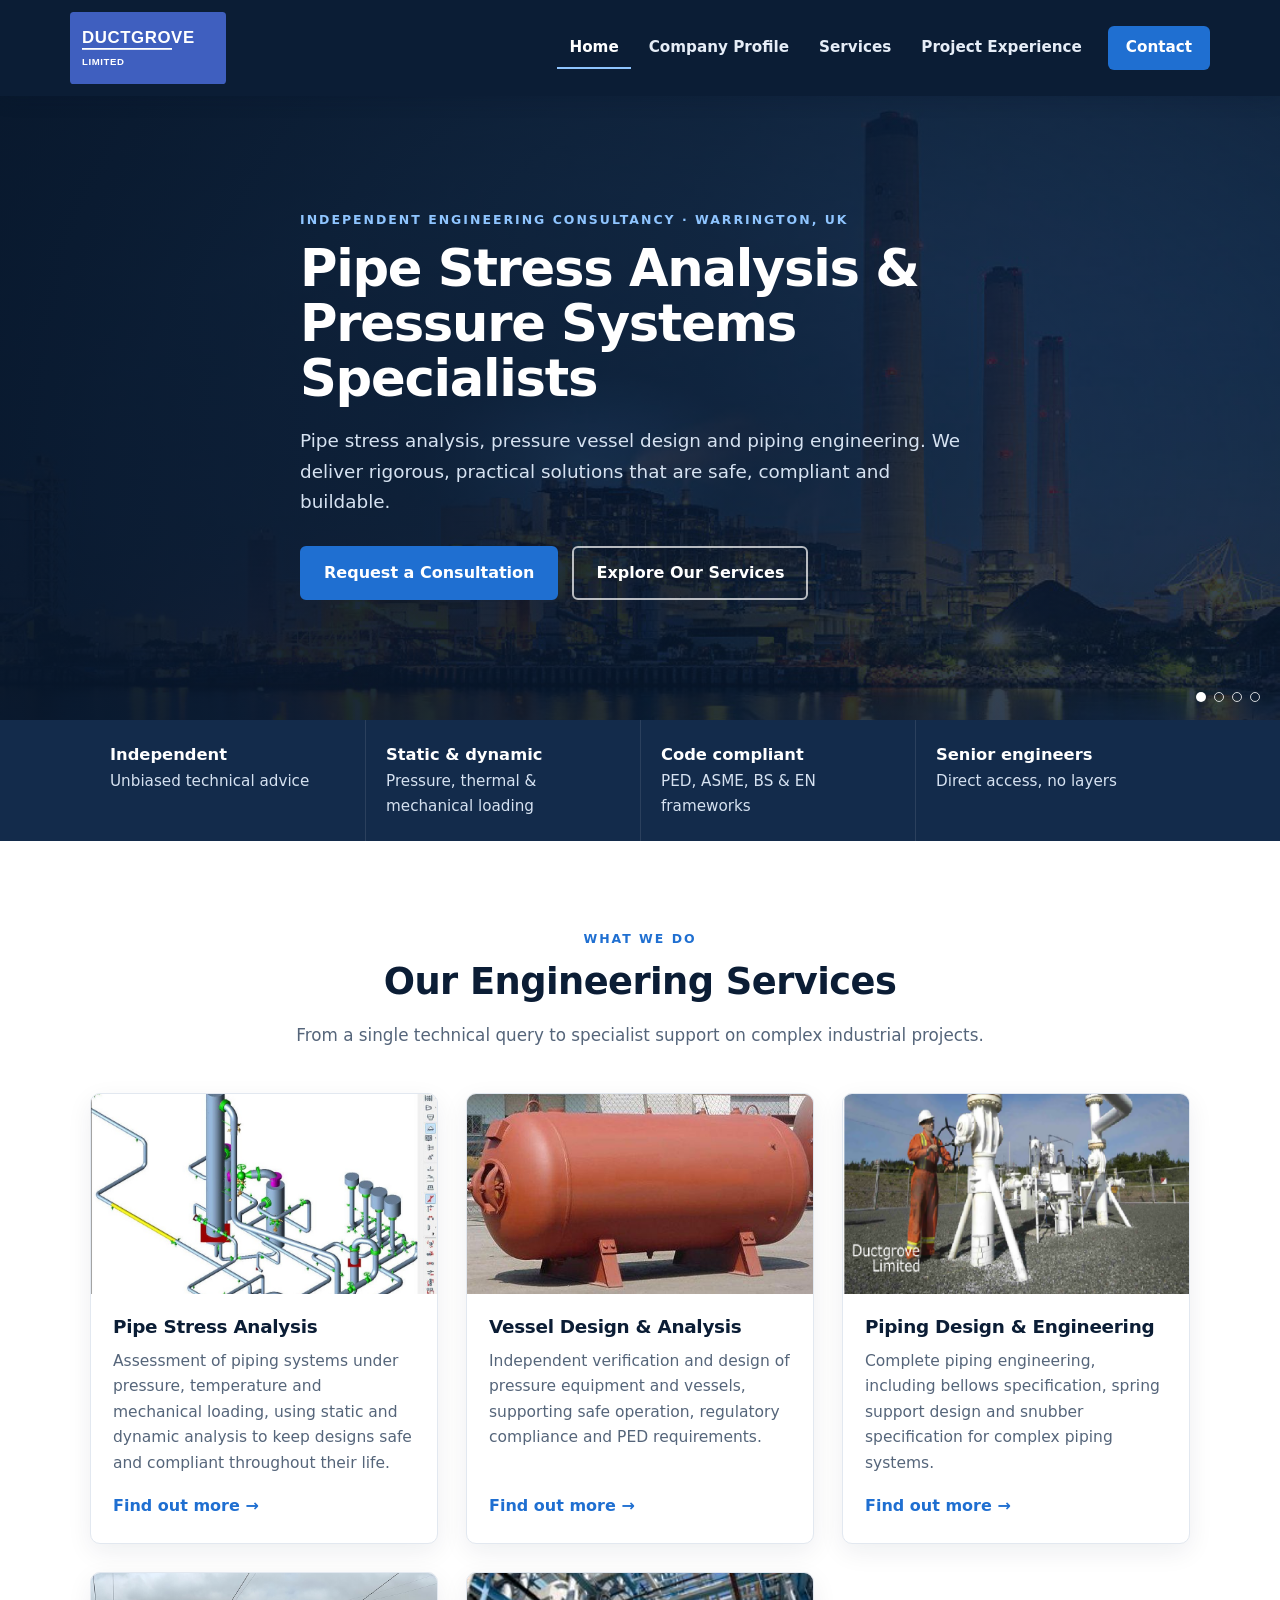
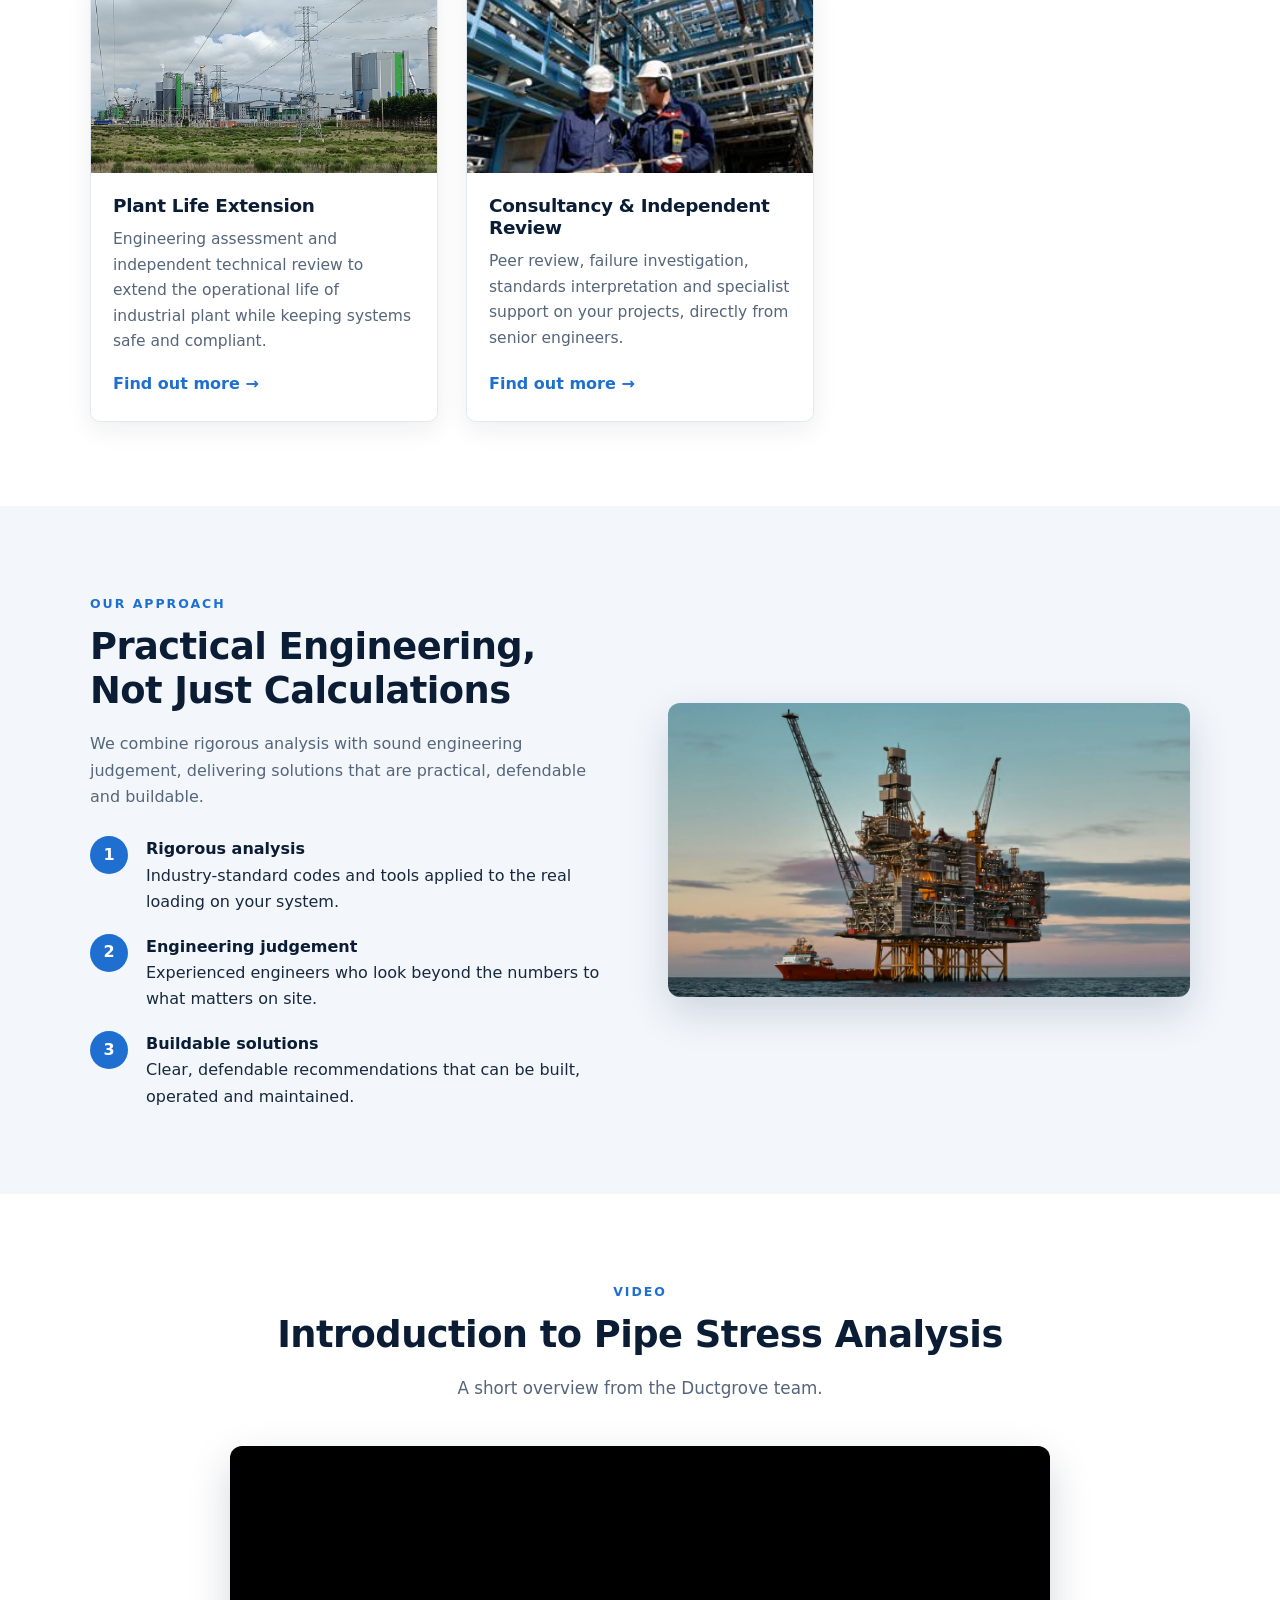
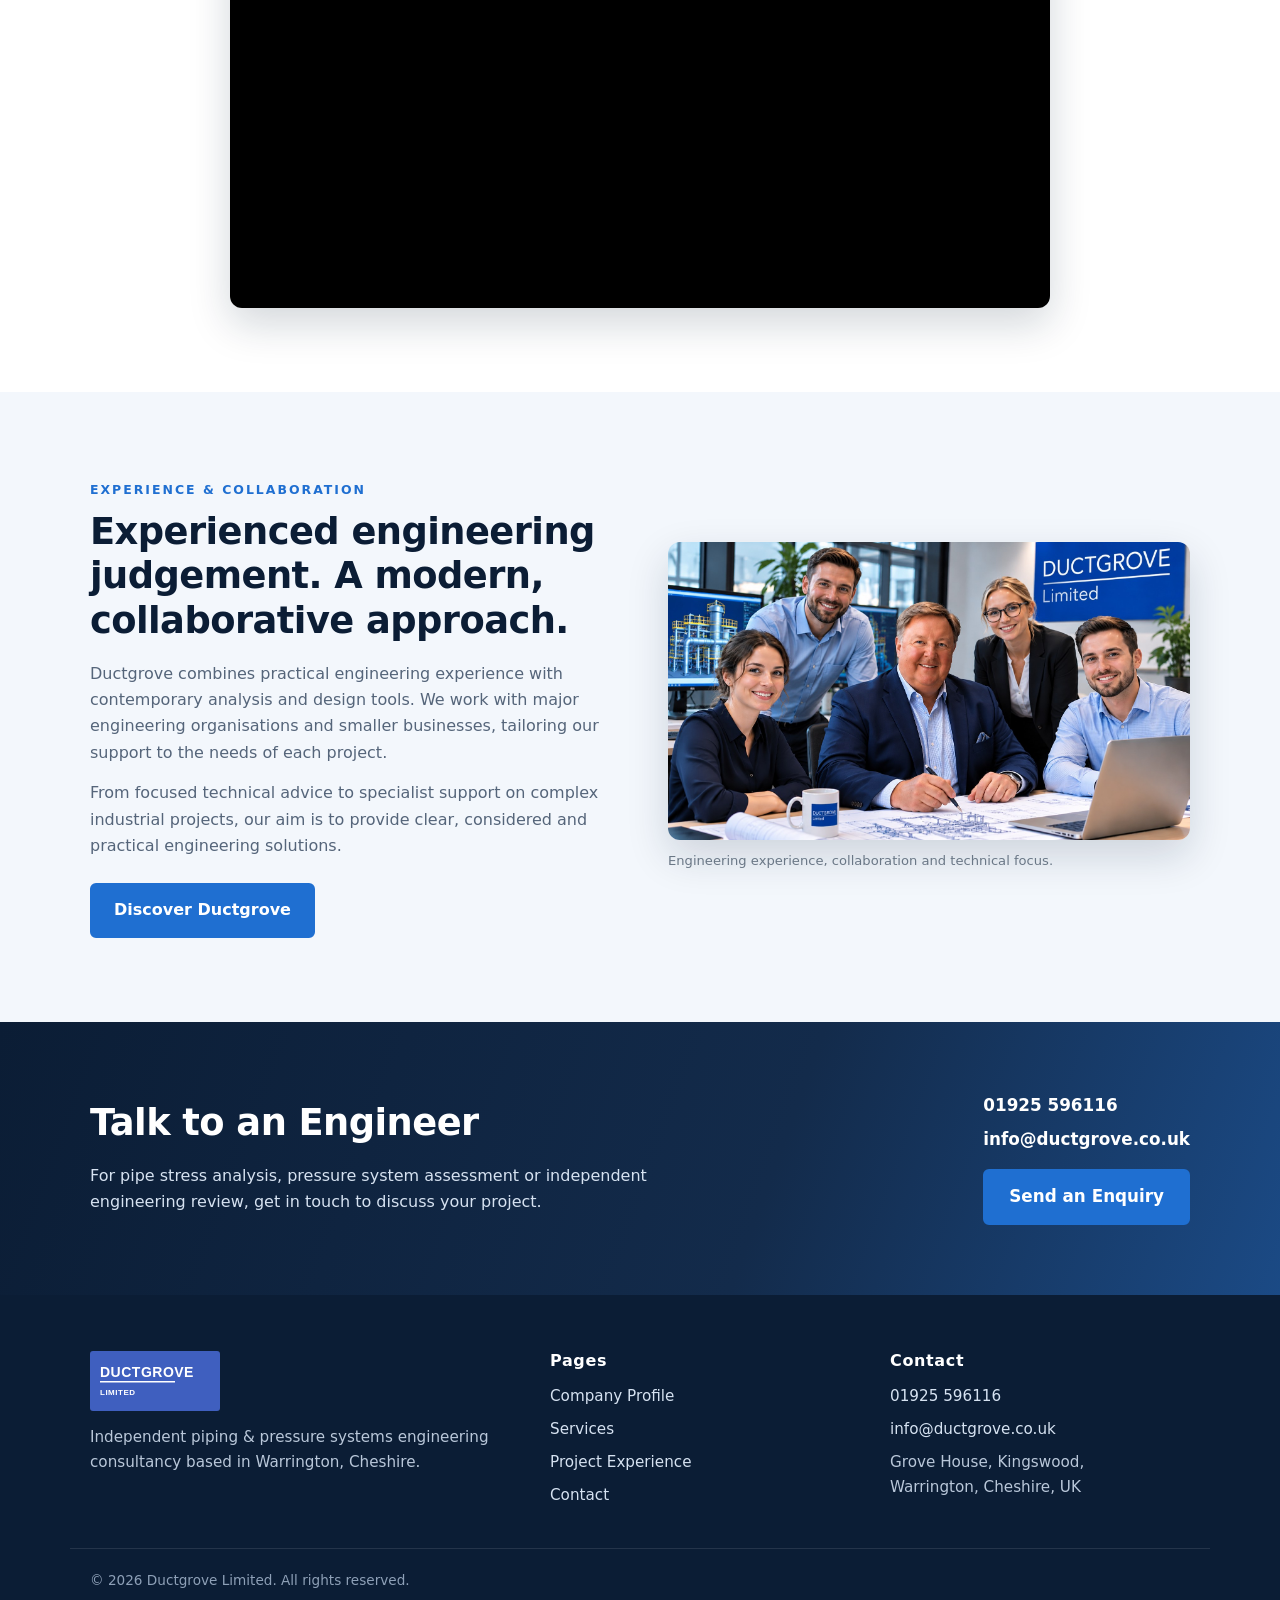
<file: index.html>
<!DOCTYPE html>
<html lang="en-GB" class="no-js">
<head>
    <meta charset="UTF-8">
    <meta name="viewport" content="width=device-width, initial-scale=1.0">
    <title>Ductgrove Ltd | Pipe Stress Analysis &amp; Pressure Systems Engineering, Warrington</title>
    <meta name="description" content="Independent UK engineering consultancy in Warrington, Cheshire: pipe stress analysis, pressure vessel design, piping engineering and plant life extension.">
    <meta property="og:type" content="website">
    <meta property="og:title" content="Ductgrove Ltd | Piping &amp; Pressure Systems Engineering">
    <meta property="og:description" content="Independent pipe stress analysis, pressure vessel design and piping engineering from Warrington, Cheshire.">
    <meta property="og:image" content="images/wpbb27410a_06.png">
    <meta name="theme-color" content="#0b1d35">
    <link rel="icon" href="images/favicon.svg" type="image/svg+xml">
    <link rel="stylesheet" href="styles.css">
    <script type="application/ld+json">
    {
        "@context": "https://schema.org",
        "@type": "ProfessionalService",
        "name": "Ductgrove Limited",
        "description": "Independent engineering consultancy specialising in pipe stress analysis, pressure vessel design, piping engineering and plant life extension.",
        "telephone": "+44 1925 596116",
        "email": "info@ductgrove.co.uk",
        "address": {
            "@type": "PostalAddress",
            "streetAddress": "Grove House, Kingswood",
            "addressLocality": "Warrington",
            "addressRegion": "Cheshire",
            "addressCountry": "GB"
        },
        "areaServed": "GB"
    }
    </script>
    <script src="script.js" defer></script>
</head>
<body>
<a class="skip-link" href="#main">Skip to content</a>

<header class="site-header">
    <div class="container header-flex">
        <a class="logo" href="index.html"><img src="images/ductgrove-logo.svg" alt="Ductgrove Limited — home" width="156" height="72"></a>
        <button class="nav-toggle" type="button" aria-expanded="false" aria-controls="site-nav" aria-label="Menu"><span></span></button>
        <nav class="site-nav" id="site-nav" aria-label="Main">
            <ul class="nav-links">
                <li><a href="index.html" aria-current="page">Home</a></li>
                <li><a href="company-profile.html">Company Profile</a></li>
                <li><a href="services-detail.html">Services</a></li>
                <li><a href="project-experience.html">Project Experience</a></li>
                <li><a href="contact.html" class="nav-cta">Contact</a></li>
            </ul>
        </nav>
    </div>
</header>

<main id="main">

<section class="hero hero-carousel">
    <div class="hero-slides" aria-hidden="true">
        <div class="hero-slide is-active" style="background-image:url('images/wpbb27410a_06.png')"></div>
        <div class="hero-slide" data-bg="images/offshore-platform.jpg"></div>
        <div class="hero-slide" data-bg="images/stock-compliance.jpg"></div>
        <div class="hero-slide" data-bg="images/stock-bellows-expansion.jpg"></div>
    </div>
    <div class="hero-dots" role="group" aria-label="Background images">
        <button type="button" aria-label="Show image 1" aria-current="true"></button>
        <button type="button" aria-label="Show image 2"></button>
        <button type="button" aria-label="Show image 3"></button>
        <button type="button" aria-label="Show image 4"></button>
    </div>
    <div class="hero-overlay">
        <div class="container hero-content">
            <span class="eyebrow">Independent engineering consultancy · Warrington, UK</span>
            <h1>Pipe Stress Analysis &amp; Pressure Systems Specialists</h1>
            <p>
                Pipe stress analysis, pressure vessel design and piping engineering. We deliver rigorous,
                practical solutions that are safe, compliant and buildable.
            </p>
            <div class="btn-row">
                <a href="contact.html" class="btn">Request a Consultation</a>
                <a href="services-detail.html" class="btn btn-outline">Explore Our Services</a>
            </div>
        </div>
    </div>
</section>

<section class="strip" aria-label="Key strengths">
    <div class="container">
        <ul>
            <li><strong>Independent</strong>Unbiased technical advice</li>
            <li><strong>Static &amp; dynamic</strong>Pressure, thermal &amp; mechanical loading</li>
            <li><strong>Code compliant</strong>PED, ASME, BS &amp; EN frameworks</li>
            <li><strong>Senior engineers</strong>Direct access, no layers</li>
        </ul>
    </div>
</section>

<section id="services" class="section">
    <div class="container">
        <div class="section-head">
            <span class="eyebrow">What we do</span>
            <h2>Our Engineering Services</h2>
            <p>From a single technical query to specialist support on complex industrial projects.</p>
        </div>

        <div class="card-grid">
            <article class="card">
                <img src="images/caesar-ii-piping-model.jpg" alt="3D piping model in CAESAR II pipe stress analysis software" loading="lazy" width="958" height="815">
                <div class="card-body">
                    <h3>Pipe Stress Analysis</h3>
                    <p>Assessment of piping systems under pressure, temperature and mechanical loading, using static and dynamic analysis to keep designs safe and compliant throughout their life.</p>
                    <a class="text-link" href="services-detail.html#pipe-stress">Find out more</a>
                </div>
            </article>

            <article class="card">
                <img src="images/stock-pressure-system.jpg" alt="Horizontal pressure vessel" loading="lazy" width="524" height="300">
                <div class="card-body">
                    <h3>Vessel Design &amp; Analysis</h3>
                    <p>Independent verification and design of pressure equipment and vessels, supporting safe operation, regulatory compliance and PED requirements.</p>
                    <a class="text-link" href="services-detail.html#vessels">Find out more</a>
                </div>
            </article>

            <article class="card">
                <img src="images/wpa4a90c63_06.png" alt="Engineer on site beside above-ground piping and supports" loading="lazy" width="428" height="254">
                <div class="card-body">
                    <h3>Piping Design &amp; Engineering</h3>
                    <p>Complete piping engineering, including bellows specification, spring support design and snubber specification for complex piping systems.</p>
                    <a class="text-link" href="services-detail.html#piping">Find out more</a>
                </div>
            </article>

            <article class="card">
                <img src="images/stock-plant-life.jpg" alt="Industrial plant beside open fields" loading="lazy" width="1280" height="613">
                <div class="card-body">
                    <h3>Plant Life Extension</h3>
                    <p>Engineering assessment and independent technical review to extend the operational life of industrial plant while keeping systems safe and compliant.</p>
                    <a class="text-link" href="services-detail.html#plant-life">Find out more</a>
                </div>
            </article>

            <article class="card">
                <img src="images/wpdf18ed5c_05_06.jpg" alt="Engineers reviewing pipework on site" loading="lazy" width="300" height="199">
                <div class="card-body">
                    <h3>Consultancy &amp; Independent Review</h3>
                    <p>Peer review, failure investigation, standards interpretation and specialist support on your projects, directly from senior engineers.</p>
                    <a class="text-link" href="services-detail.html#consultancy">Find out more</a>
                </div>
            </article>
        </div>
    </div>
</section>

<section id="approach" class="section section-alt">
    <div class="container split">
        <div>
            <span class="eyebrow">Our approach</span>
            <h2>Practical Engineering, Not Just Calculations</h2>
            <p>We combine rigorous analysis with sound engineering judgement, delivering solutions that are practical, defendable and buildable.</p>
            <ol class="steps">
                <li><strong>Rigorous analysis</strong>Industry-standard codes and tools applied to the real loading on your system.</li>
                <li><strong>Engineering judgement</strong>Experienced engineers who look beyond the numbers to what matters on site.</li>
                <li><strong>Buildable solutions</strong>Clear, defendable recommendations that can be built, operated and maintained.</li>
            </ol>
        </div>
        <figure class="split-media">
            <img src="images/offshore-platform.jpg" alt="Offshore oil and gas platform at dusk with a supply vessel alongside" loading="lazy" width="1200" height="676">
        </figure>
    </div>
</section>

<section class="section">
    <div class="container">
        <div class="section-head">
            <span class="eyebrow">Video</span>
            <h2>Introduction to Pipe Stress Analysis</h2>
            <p>A short overview from the Ductgrove team.</p>
        </div>
        <div class="video-container">
            <iframe src="https://www.youtube-nocookie.com/embed/H2Ed_yTbiXg" title="Introduction to Pipe Stress Analysis — Ductgrove Limited" loading="lazy" allow="accelerometer; clipboard-write; encrypted-media; gyroscope; picture-in-picture; web-share" referrerpolicy="strict-origin-when-cross-origin" allowfullscreen></iframe>
        </div>
    </div>
</section>

<section class="section section-alt">
    <div class="container split">
        <div>
            <span class="eyebrow">Experience &amp; collaboration</span>
            <h2>Experienced engineering judgement. A modern, collaborative approach.</h2>
            <p>Ductgrove combines practical engineering experience with contemporary analysis and design tools. We work with major engineering organisations and smaller businesses, tailoring our support to the needs of each project.</p>
            <p>From focused technical advice to specialist support on complex industrial projects, our aim is to provide clear, considered and practical engineering solutions.</p>
            <a href="company-profile.html" class="btn" style="margin-top:24px">Discover Ductgrove</a>
        </div>
        <figure class="split-media">
            <img src="images/ductgrove-team.jpg" alt="Illustrative image of an engineering consultancy team in a modern office" loading="lazy" width="1661" height="947">
            <figcaption>Engineering experience, collaboration and technical focus.</figcaption>
        </figure>
    </div>
</section>

<section class="cta-band">
    <div class="container cta-flex">
        <div>
            <h2>Talk to an Engineer</h2>
            <p>For pipe stress analysis, pressure system assessment or independent engineering review, get in touch to discuss your project.</p>
        </div>
        <div class="cta-contacts">
            <a href="tel:+441925596116">01925 596116</a>
            <a href="mailto:info@ductgrove.co.uk">info@ductgrove.co.uk</a>
            <a href="contact.html" class="btn" style="margin-top:10px">Send an Enquiry</a>
        </div>
    </div>
</section>

</main>

<footer class="site-footer">
    <div class="container footer-grid">
        <div>
            <img class="footer-logo" src="images/ductgrove-logo.svg" alt="Ductgrove Limited" width="130" height="60">
            <p>Independent piping &amp; pressure systems engineering consultancy based in Warrington, Cheshire.</p>
        </div>
        <div>
            <h2>Pages</h2>
            <ul>
                <li><a href="company-profile.html">Company Profile</a></li>
                <li><a href="services-detail.html">Services</a></li>
                <li><a href="project-experience.html">Project Experience</a></li>
                <li><a href="contact.html">Contact</a></li>
            </ul>
        </div>
        <div>
            <h2>Contact</h2>
            <ul>
                <li><a href="tel:+441925596116">01925 596116</a></li>
                <li><a href="mailto:info@ductgrove.co.uk">info@ductgrove.co.uk</a></li>
                <li>Grove House, Kingswood,<br>Warrington, Cheshire, UK</li>
            </ul>
        </div>
    </div>
    <div class="container footer-bottom">© <span id="year">2026</span> Ductgrove Limited. All rights reserved.</div>
</footer>

</body>
</html>
</file>
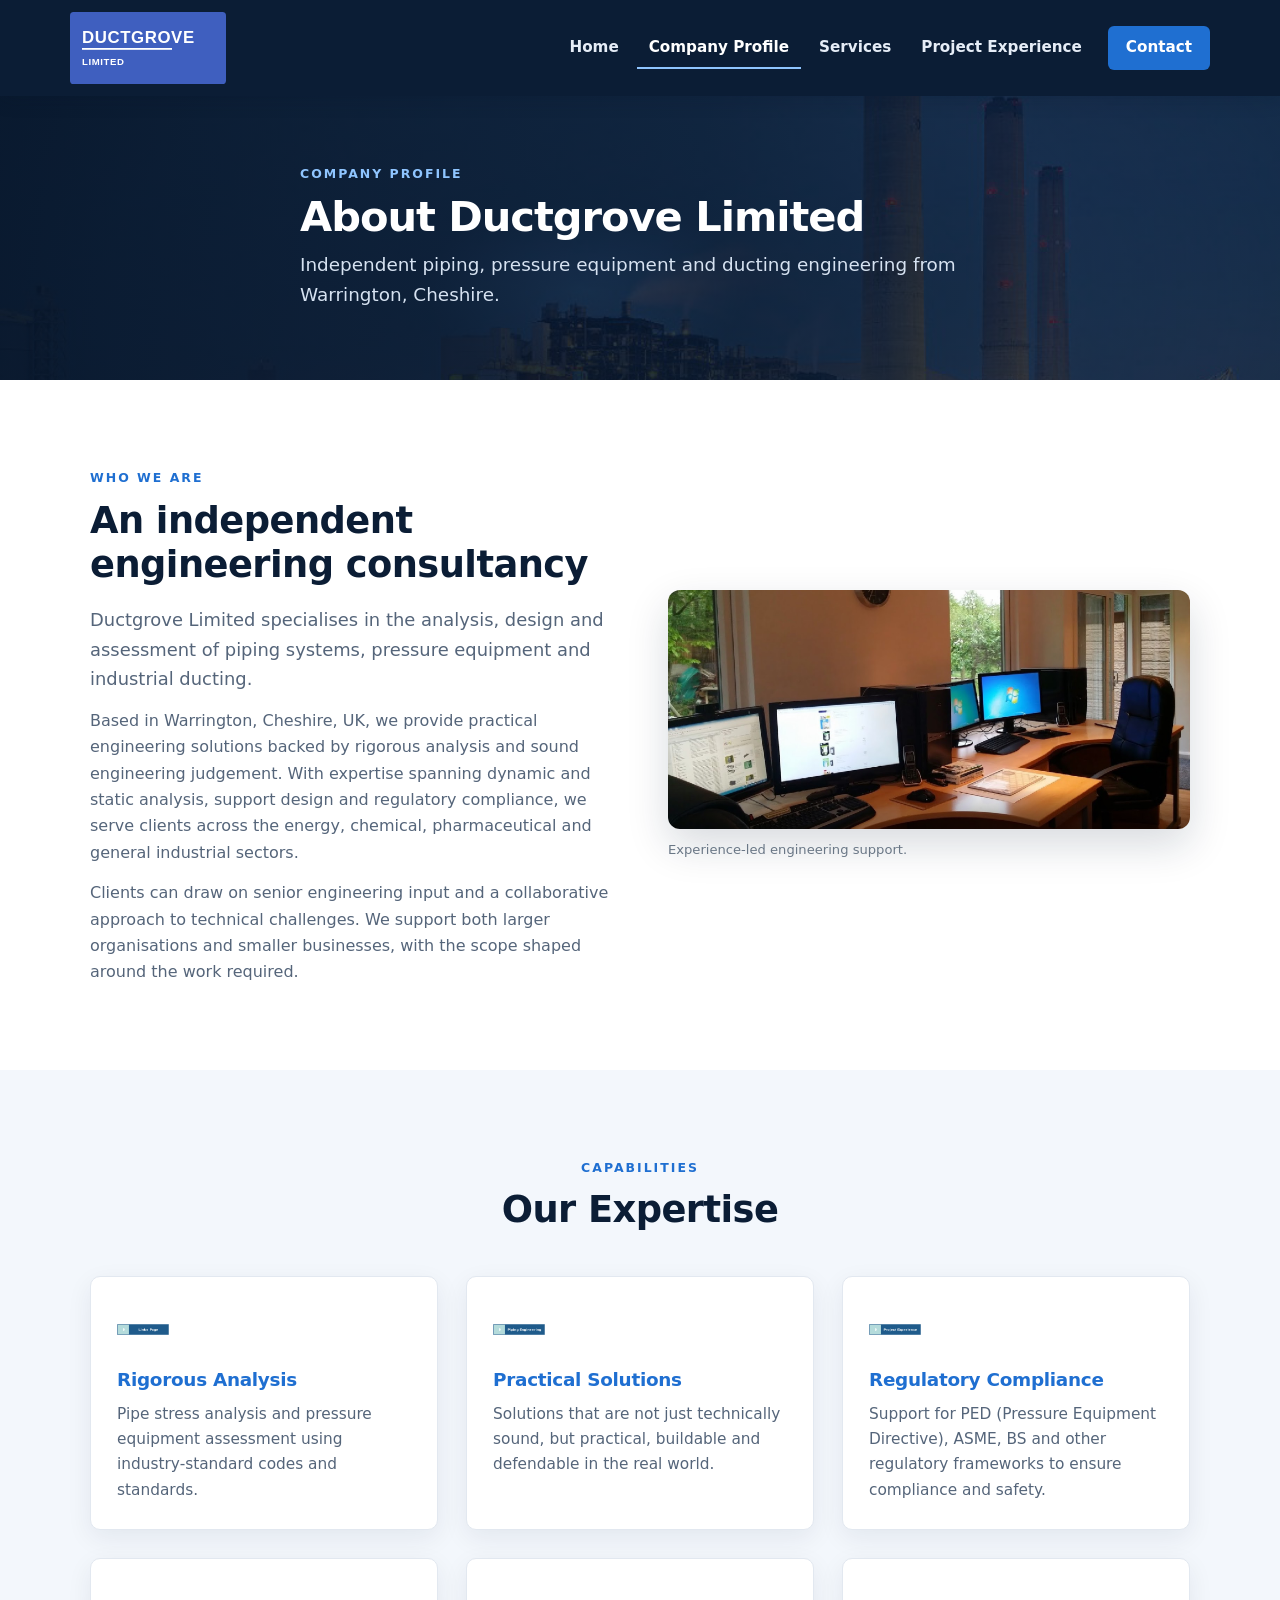
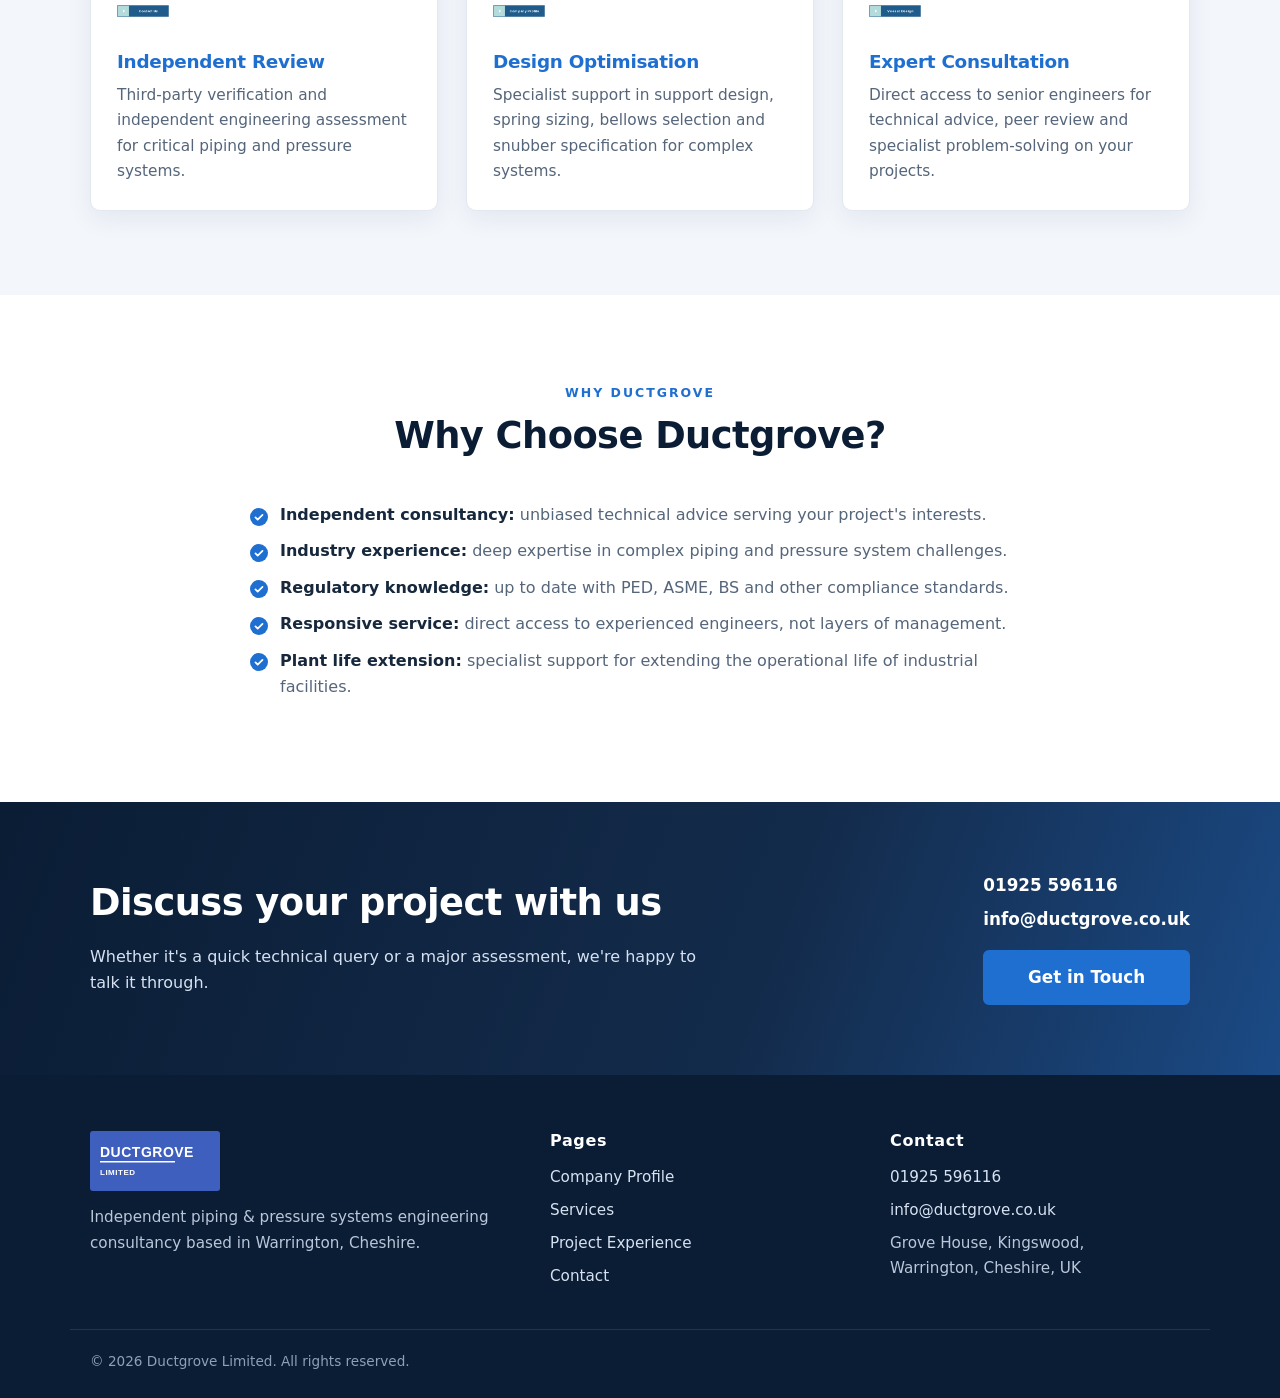
<file: company-profile.html>
<!DOCTYPE html>
<html lang="en-GB" class="no-js">
<head>
    <meta charset="UTF-8">
    <meta name="viewport" content="width=device-width, initial-scale=1.0">
    <title>Company Profile | Ductgrove Ltd — Independent Engineering Consultancy</title>
    <meta name="description" content="About Ductgrove Limited: an independent engineering consultancy in Warrington, Cheshire specialising in piping systems, pressure equipment and industrial ducting.">
    <meta property="og:title" content="Company Profile | Ductgrove Ltd">
    <meta property="og:description" content="Independent piping and pressure systems engineering consultancy based in Warrington, Cheshire.">
    <meta property="og:image" content="images/wpb4b35960_06.png">
    <meta name="theme-color" content="#0b1d35">
    <link rel="icon" href="images/favicon.svg" type="image/svg+xml">
    <link rel="stylesheet" href="styles.css">
    <script src="script.js" defer></script>
</head>
<body>
<a class="skip-link" href="#main">Skip to content</a>

<header class="site-header">
    <div class="container header-flex">
        <a class="logo" href="index.html"><img src="images/ductgrove-logo.svg" alt="Ductgrove Limited — home" width="156" height="72"></a>
        <button class="nav-toggle" type="button" aria-expanded="false" aria-controls="site-nav" aria-label="Menu"><span></span></button>
        <nav class="site-nav" id="site-nav" aria-label="Main">
            <ul class="nav-links">
                <li><a href="index.html">Home</a></li>
                <li><a href="company-profile.html" aria-current="page">Company Profile</a></li>
                <li><a href="services-detail.html">Services</a></li>
                <li><a href="project-experience.html">Project Experience</a></li>
                <li><a href="contact.html" class="nav-cta">Contact</a></li>
            </ul>
        </nav>
    </div>
</header>

<main id="main">

<section class="hero hero-small">
    <div class="hero-overlay">
        <div class="container hero-content">
            <span class="eyebrow">Company profile</span>
            <h1>About Ductgrove Limited</h1>
            <p>Independent piping, pressure equipment and ducting engineering from Warrington, Cheshire.</p>
        </div>
    </div>
</section>

<section class="section">
    <div class="container split">
        <div>
            <span class="eyebrow">Who we are</span>
            <h2>An independent engineering consultancy</h2>
            <p class="lead">
                Ductgrove Limited specialises in the analysis, design and assessment of piping systems,
                pressure equipment and industrial ducting.
            </p>
            <p>
                Based in Warrington, Cheshire, UK, we provide practical engineering solutions backed by
                rigorous analysis and sound engineering judgement. With expertise spanning dynamic and static
                analysis, support design and regulatory compliance, we serve clients across the energy, chemical,
                pharmaceutical and general industrial sectors.
            </p>
            <p>
                Clients can draw on senior engineering input and a collaborative approach to technical challenges.
                We support both larger organisations and smaller businesses, with the scope shaped around the work required.
            </p>
        </div>
        <figure class="split-media">
            <img src="images/wpb4b35960_06.png" alt="Ductgrove office with engineering workstations" width="947" height="434">
            <figcaption>Experience-led engineering support.</figcaption>
        </figure>
    </div>
</section>

<section class="section section-alt">
    <div class="container">
        <div class="section-head">
            <span class="eyebrow">Capabilities</span>
            <h2>Our Expertise</h2>
        </div>
        <div class="card-grid">
            <div class="tile">
                <img src="images/wp8102cb8a_06.png" alt="" width="52" height="52">
                <h3>Rigorous Analysis</h3>
                <p>Pipe stress analysis and pressure equipment assessment using industry-standard codes and standards.</p>
            </div>
            <div class="tile">
                <img src="images/wp75881459_06.png" alt="" width="52" height="52">
                <h3>Practical Solutions</h3>
                <p>Solutions that are not just technically sound, but practical, buildable and defendable in the real world.</p>
            </div>
            <div class="tile">
                <img src="images/wp6c45ce94_06.png" alt="" width="52" height="52">
                <h3>Regulatory Compliance</h3>
                <p>Support for PED (Pressure Equipment Directive), ASME, BS and other regulatory frameworks to ensure compliance and safety.</p>
            </div>
            <div class="tile">
                <img src="images/wp48d568ff_06.png" alt="" width="52" height="52">
                <h3>Independent Review</h3>
                <p>Third-party verification and independent engineering assessment for critical piping and pressure systems.</p>
            </div>
            <div class="tile">
                <img src="images/wpc84335d0_06.png" alt="" width="52" height="52">
                <h3>Design Optimisation</h3>
                <p>Specialist support in support design, spring sizing, bellows selection and snubber specification for complex systems.</p>
            </div>
            <div class="tile">
                <img src="images/wpac94267b_06.png" alt="" width="52" height="52">
                <h3>Expert Consultation</h3>
                <p>Direct access to senior engineers for technical advice, peer review and specialist problem-solving on your projects.</p>
            </div>
        </div>
    </div>
</section>

<section class="section">
    <div class="container narrow">
        <div class="section-head">
            <span class="eyebrow">Why Ductgrove</span>
            <h2>Why Choose Ductgrove?</h2>
        </div>
        <ul class="ticks">
            <li><strong>Independent consultancy:</strong> unbiased technical advice serving your project's interests.</li>
            <li><strong>Industry experience:</strong> deep expertise in complex piping and pressure system challenges.</li>
            <li><strong>Regulatory knowledge:</strong> up to date with PED, ASME, BS and other compliance standards.</li>
            <li><strong>Responsive service:</strong> direct access to experienced engineers, not layers of management.</li>
            <li><strong>Plant life extension:</strong> specialist support for extending the operational life of industrial facilities.</li>
        </ul>
    </div>
</section>

<section class="cta-band">
    <div class="container cta-flex">
        <div>
            <h2>Discuss your project with us</h2>
            <p>Whether it's a quick technical query or a major assessment, we're happy to talk it through.</p>
        </div>
        <div class="cta-contacts">
            <a href="tel:+441925596116">01925 596116</a>
            <a href="mailto:info@ductgrove.co.uk">info@ductgrove.co.uk</a>
            <a href="contact.html" class="btn" style="margin-top:10px">Get in Touch</a>
        </div>
    </div>
</section>

</main>

<footer class="site-footer">
    <div class="container footer-grid">
        <div>
            <img class="footer-logo" src="images/ductgrove-logo.svg" alt="Ductgrove Limited" width="130" height="60">
            <p>Independent piping &amp; pressure systems engineering consultancy based in Warrington, Cheshire.</p>
        </div>
        <div>
            <h2>Pages</h2>
            <ul>
                <li><a href="company-profile.html">Company Profile</a></li>
                <li><a href="services-detail.html">Services</a></li>
                <li><a href="project-experience.html">Project Experience</a></li>
                <li><a href="contact.html">Contact</a></li>
            </ul>
        </div>
        <div>
            <h2>Contact</h2>
            <ul>
                <li><a href="tel:+441925596116">01925 596116</a></li>
                <li><a href="mailto:info@ductgrove.co.uk">info@ductgrove.co.uk</a></li>
                <li>Grove House, Kingswood,<br>Warrington, Cheshire, UK</li>
            </ul>
        </div>
    </div>
    <div class="container footer-bottom">© <span id="year">2026</span> Ductgrove Limited. All rights reserved.</div>
</footer>

</body>
</html>
</file>
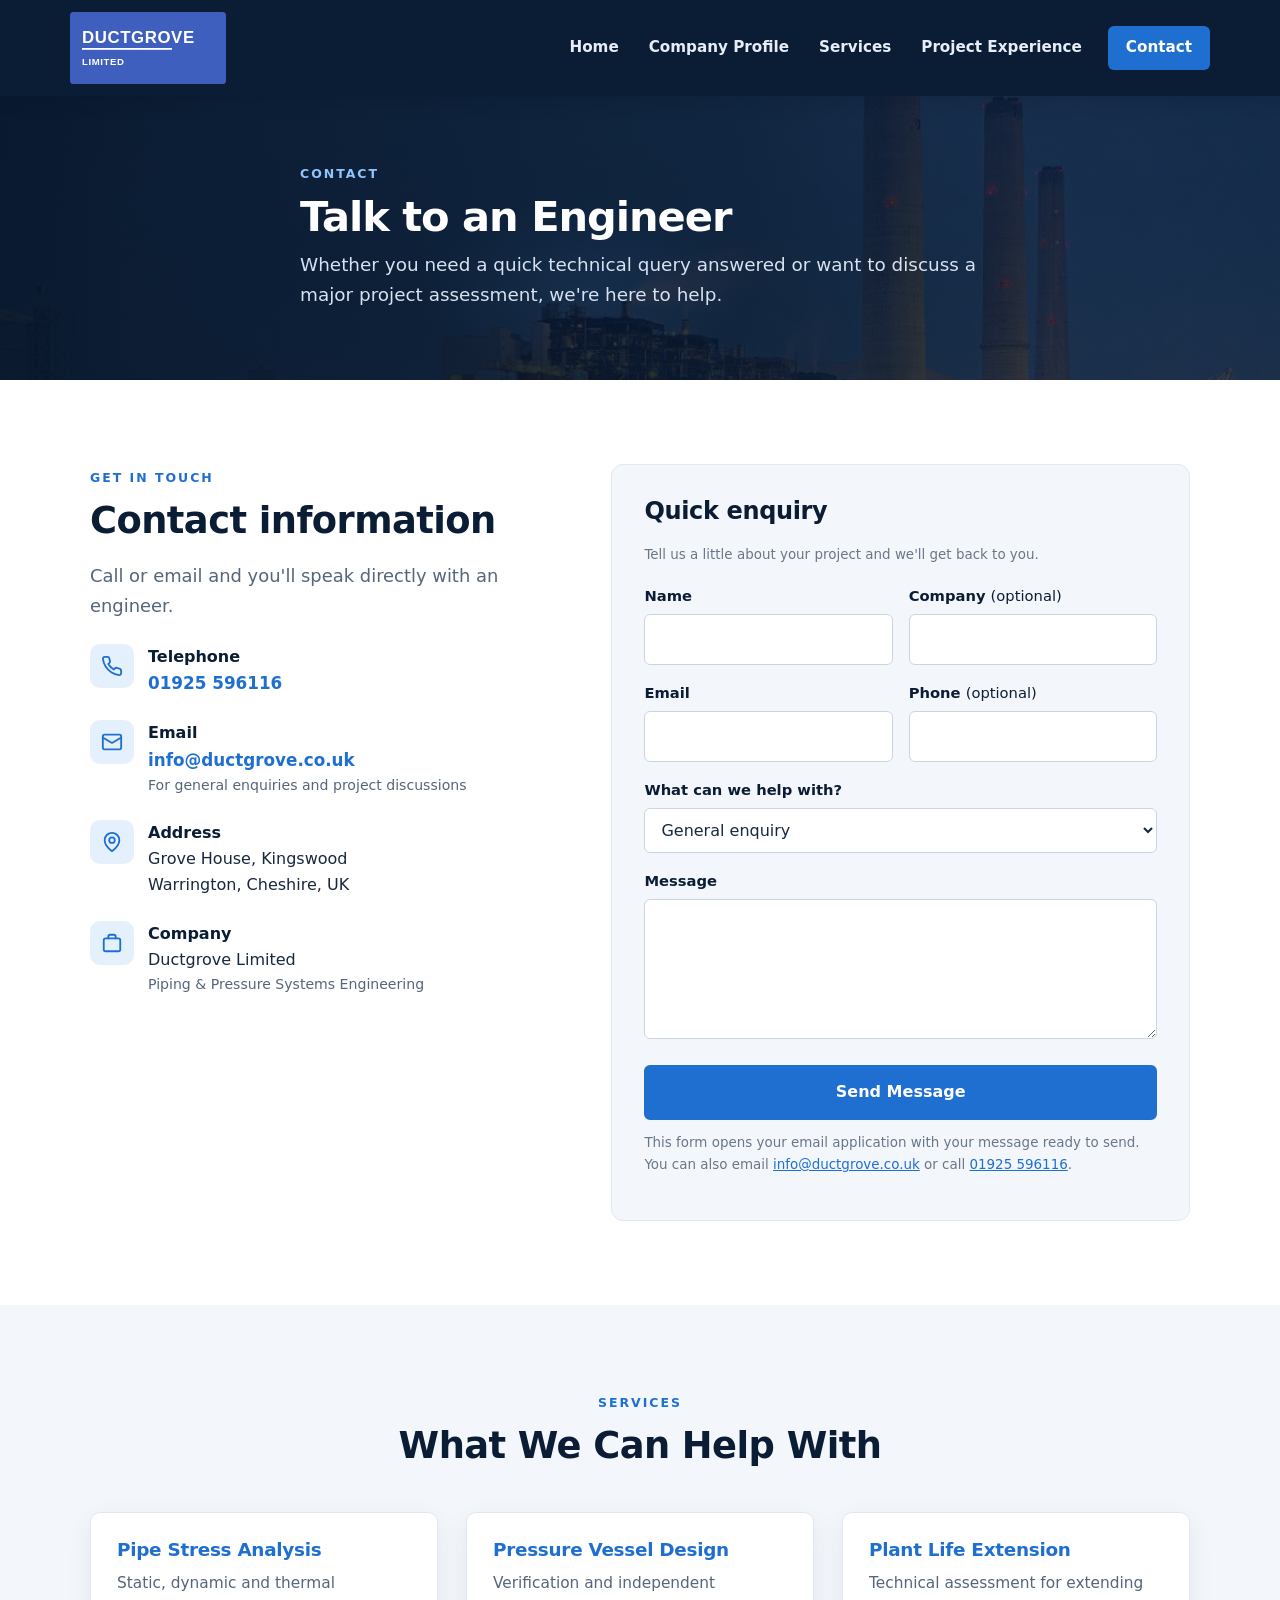
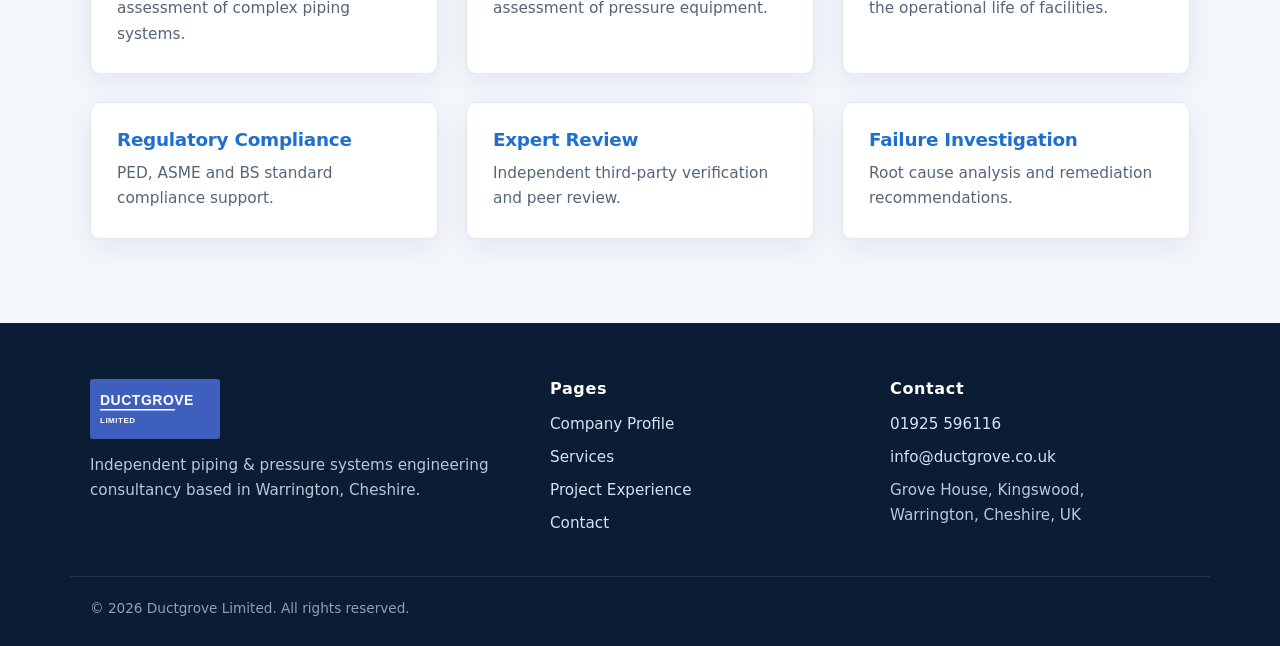
<file: contact.html>
<!DOCTYPE html>
<html lang="en-GB" class="no-js">
<head>
    <meta charset="UTF-8">
    <meta name="viewport" content="width=device-width, initial-scale=1.0">
    <title>Contact Us | Ductgrove Ltd, Warrington — 01925 596116</title>
    <meta name="description" content="Contact Ductgrove Limited in Warrington, Cheshire for pipe stress analysis, pressure vessel and piping engineering. Call 01925 596116 or email info@ductgrove.co.uk.">
    <meta property="og:title" content="Contact Ductgrove Ltd">
    <meta property="og:description" content="Talk to an engineer: 01925 596116 · info@ductgrove.co.uk">
    <meta name="theme-color" content="#0b1d35">
    <link rel="icon" href="images/favicon.svg" type="image/svg+xml">
    <link rel="stylesheet" href="styles.css">
    <script src="script.js" defer></script>
</head>
<body>
<a class="skip-link" href="#main">Skip to content</a>

<header class="site-header">
    <div class="container header-flex">
        <a class="logo" href="index.html"><img src="images/ductgrove-logo.svg" alt="Ductgrove Limited — home" width="156" height="72"></a>
        <button class="nav-toggle" type="button" aria-expanded="false" aria-controls="site-nav" aria-label="Menu"><span></span></button>
        <nav class="site-nav" id="site-nav" aria-label="Main">
            <ul class="nav-links">
                <li><a href="index.html">Home</a></li>
                <li><a href="company-profile.html">Company Profile</a></li>
                <li><a href="services-detail.html">Services</a></li>
                <li><a href="project-experience.html">Project Experience</a></li>
                <li><a href="contact.html" class="nav-cta" aria-current="page">Contact</a></li>
            </ul>
        </nav>
    </div>
</header>

<main id="main">

<section class="hero hero-small">
    <div class="hero-overlay">
        <div class="container hero-content">
            <span class="eyebrow">Contact</span>
            <h1>Talk to an Engineer</h1>
            <p>Whether you need a quick technical query answered or want to discuss a major project assessment, we're here to help.</p>
        </div>
    </div>
</section>

<section class="section">
    <div class="container contact-grid">
        <div>
            <span class="eyebrow">Get in touch</span>
            <h2>Contact information</h2>
            <p class="lead">Call or email and you'll speak directly with an engineer.</p>

            <ul class="contact-list">
                <li>
                    <span class="contact-icon" aria-hidden="true"><svg viewBox="0 0 24 24" fill="none" stroke="currentColor" stroke-width="2" stroke-linecap="round" stroke-linejoin="round"><path d="M22 16.9v3a2 2 0 0 1-2.2 2 19.8 19.8 0 0 1-8.6-3.1 19.5 19.5 0 0 1-6-6A19.8 19.8 0 0 1 2.1 4.2 2 2 0 0 1 4.1 2h3a2 2 0 0 1 2 1.7c.1.9.4 1.8.7 2.7a2 2 0 0 1-.5 2.1L8 9.8a16 16 0 0 0 6 6l1.3-1.3a2 2 0 0 1 2.1-.4c.9.3 1.8.6 2.7.7a2 2 0 0 1 1.7 2z"/></svg></span>
                    <div><strong>Telephone</strong><a href="tel:+441925596116">01925 596116</a></div>
                </li>
                <li>
                    <span class="contact-icon" aria-hidden="true"><svg viewBox="0 0 24 24" fill="none" stroke="currentColor" stroke-width="2" stroke-linecap="round" stroke-linejoin="round"><rect x="2" y="4" width="20" height="16" rx="2"/><path d="m22 7-10 6L2 7"/></svg></span>
                    <div><strong>Email</strong><a href="mailto:info@ductgrove.co.uk">info@ductgrove.co.uk</a><small>For general enquiries and project discussions</small></div>
                </li>
                <li>
                    <span class="contact-icon" aria-hidden="true"><svg viewBox="0 0 24 24" fill="none" stroke="currentColor" stroke-width="2" stroke-linecap="round" stroke-linejoin="round"><path d="M20 10c0 6-8 12-8 12s-8-6-8-12a8 8 0 0 1 16 0z"/><circle cx="12" cy="10" r="3"/></svg></span>
                    <div><strong>Address</strong>Grove House, Kingswood<br>Warrington, Cheshire, UK</div>
                </li>
                <li>
                    <span class="contact-icon" aria-hidden="true"><svg viewBox="0 0 24 24" fill="none" stroke="currentColor" stroke-width="2" stroke-linecap="round" stroke-linejoin="round"><rect x="3" y="7" width="18" height="14" rx="2"/><path d="M8 7V5a2 2 0 0 1 2-2h4a2 2 0 0 1 2 2v2"/></svg></span>
                    <div><strong>Company</strong>Ductgrove Limited<small>Piping &amp; Pressure Systems Engineering</small></div>
                </li>
            </ul>
        </div>

        <div class="form-card">
            <h2>Quick enquiry</h2>
            <p class="form-note" style="margin-top:0">Tell us a little about your project and we'll get back to you.</p>
            <form id="enquiry-form" action="mailto:info@ductgrove.co.uk" method="post" enctype="text/plain">
                <div class="form-grid">
                    <div class="field">
                        <label for="f-name">Name</label>
                        <input id="f-name" name="name" type="text" autocomplete="name" required>
                    </div>
                    <div class="field">
                        <label for="f-company">Company <span style="font-weight:400">(optional)</span></label>
                        <input id="f-company" name="company" type="text" autocomplete="organization">
                    </div>
                    <div class="field">
                        <label for="f-email">Email</label>
                        <input id="f-email" name="email" type="email" autocomplete="email" required>
                    </div>
                    <div class="field">
                        <label for="f-phone">Phone <span style="font-weight:400">(optional)</span></label>
                        <input id="f-phone" name="phone" type="tel" autocomplete="tel">
                    </div>
                    <div class="field full">
                        <label for="f-topic">What can we help with?</label>
                        <select id="f-topic" name="topic">
                            <option>Pipe Stress Analysis</option>
                            <option>Vessel Design &amp; Analysis</option>
                            <option>Piping Design &amp; Engineering</option>
                            <option>Plant Life Extension</option>
                            <option>Independent Review / Failure Investigation</option>
                            <option selected>General enquiry</option>
                        </select>
                    </div>
                    <div class="field full">
                        <label for="f-message">Message</label>
                        <textarea id="f-message" name="message" required></textarea>
                    </div>
                </div>
                <button type="submit" class="btn" style="margin-top:18px; width:100%">Send Message</button>
                <p class="form-note">This form opens your email application with your message ready to send. You can also email <a href="mailto:info@ductgrove.co.uk">info@ductgrove.co.uk</a> or call <a href="tel:+441925596116">01925 596116</a>.</p>
                <p id="form-status" class="form-note" role="status" aria-live="polite" style="color:var(--blue); font-weight:600"></p>
            </form>
        </div>
    </div>
</section>

<section class="section section-alt">
    <div class="container">
        <div class="section-head">
            <span class="eyebrow">Services</span>
            <h2>What We Can Help With</h2>
        </div>
        <div class="card-grid">
            <div class="tile"><h3>Pipe Stress Analysis</h3><p>Static, dynamic and thermal assessment of complex piping systems.</p></div>
            <div class="tile"><h3>Pressure Vessel Design</h3><p>Verification and independent assessment of pressure equipment.</p></div>
            <div class="tile"><h3>Plant Life Extension</h3><p>Technical assessment for extending the operational life of facilities.</p></div>
            <div class="tile"><h3>Regulatory Compliance</h3><p>PED, ASME and BS standard compliance support.</p></div>
            <div class="tile"><h3>Expert Review</h3><p>Independent third-party verification and peer review.</p></div>
            <div class="tile"><h3>Failure Investigation</h3><p>Root cause analysis and remediation recommendations.</p></div>
        </div>
    </div>
</section>

</main>

<footer class="site-footer">
    <div class="container footer-grid">
        <div>
            <img class="footer-logo" src="images/ductgrove-logo.svg" alt="Ductgrove Limited" width="130" height="60">
            <p>Independent piping &amp; pressure systems engineering consultancy based in Warrington, Cheshire.</p>
        </div>
        <div>
            <h2>Pages</h2>
            <ul>
                <li><a href="company-profile.html">Company Profile</a></li>
                <li><a href="services-detail.html">Services</a></li>
                <li><a href="project-experience.html">Project Experience</a></li>
                <li><a href="contact.html">Contact</a></li>
            </ul>
        </div>
        <div>
            <h2>Contact</h2>
            <ul>
                <li><a href="tel:+441925596116">01925 596116</a></li>
                <li><a href="mailto:info@ductgrove.co.uk">info@ductgrove.co.uk</a></li>
                <li>Grove House, Kingswood,<br>Warrington, Cheshire, UK</li>
            </ul>
        </div>
    </div>
    <div class="container footer-bottom">© <span id="year">2026</span> Ductgrove Limited. All rights reserved.</div>
</footer>

</body>
</html>
</file>
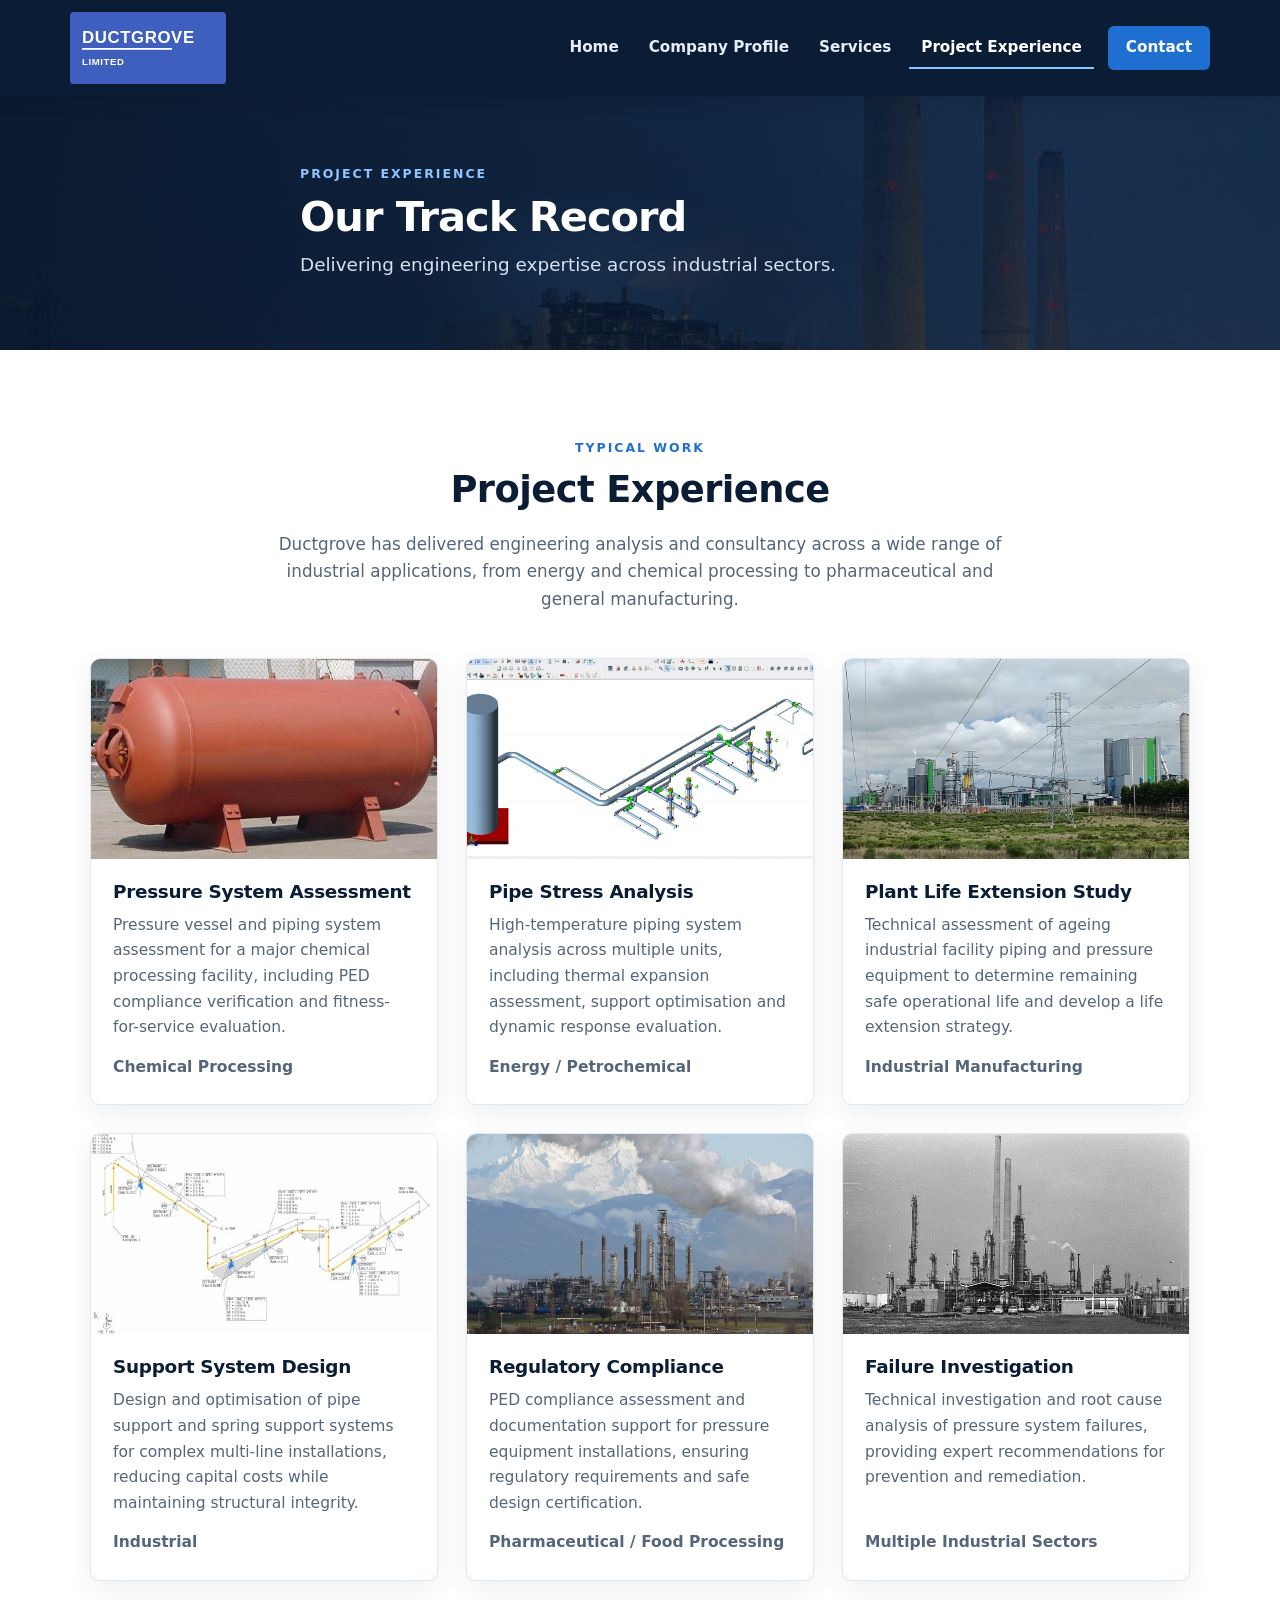
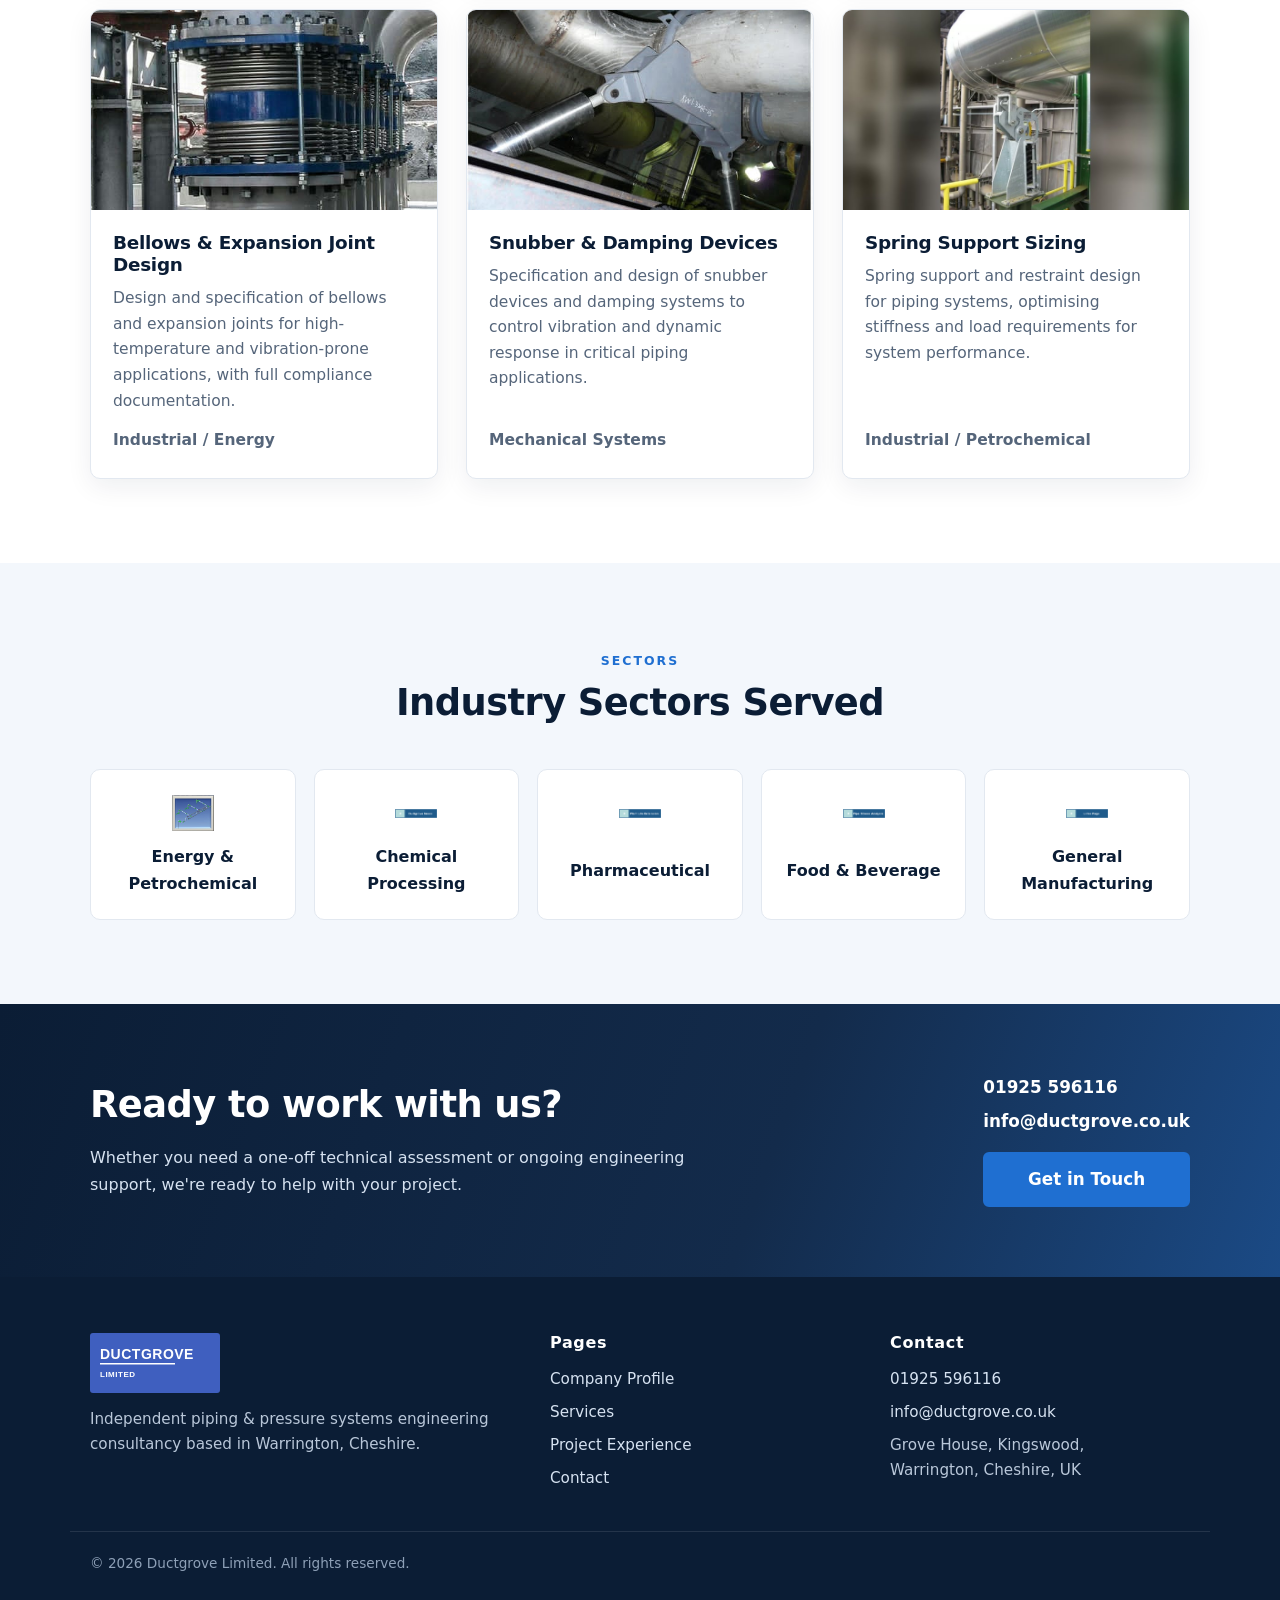
<file: project-experience.html>
<!DOCTYPE html>
<html lang="en-GB" class="no-js">
<head>
    <meta charset="UTF-8">
    <meta name="viewport" content="width=device-width, initial-scale=1.0">
    <title>Project Experience | Ductgrove Ltd — Piping &amp; Pressure Systems Engineering</title>
    <meta name="description" content="Ductgrove's project experience in pipe stress analysis, pressure systems, plant life extension, supports, bellows and snubbers across energy, chemical, pharmaceutical and manufacturing sectors.">
    <meta property="og:title" content="Project Experience | Ductgrove Ltd">
    <meta property="og:description" content="Engineering analysis and consultancy across energy, chemical, pharmaceutical and manufacturing sectors.">
    <meta property="og:image" content="images/stock-compliance.jpg">
    <meta name="theme-color" content="#0b1d35">
    <link rel="icon" href="images/favicon.svg" type="image/svg+xml">
    <link rel="stylesheet" href="styles.css">
    <script src="script.js" defer></script>
</head>
<body>
<a class="skip-link" href="#main">Skip to content</a>

<header class="site-header">
    <div class="container header-flex">
        <a class="logo" href="index.html"><img src="images/ductgrove-logo.svg" alt="Ductgrove Limited — home" width="156" height="72"></a>
        <button class="nav-toggle" type="button" aria-expanded="false" aria-controls="site-nav" aria-label="Menu"><span></span></button>
        <nav class="site-nav" id="site-nav" aria-label="Main">
            <ul class="nav-links">
                <li><a href="index.html">Home</a></li>
                <li><a href="company-profile.html">Company Profile</a></li>
                <li><a href="services-detail.html">Services</a></li>
                <li><a href="project-experience.html" aria-current="page">Project Experience</a></li>
                <li><a href="contact.html" class="nav-cta">Contact</a></li>
            </ul>
        </nav>
    </div>
</header>

<main id="main">

<section class="hero hero-small">
    <div class="hero-overlay">
        <div class="container hero-content">
            <span class="eyebrow">Project experience</span>
            <h1>Our Track Record</h1>
            <p>Delivering engineering expertise across industrial sectors.</p>
        </div>
    </div>
</section>

<section class="section">
    <div class="container">
        <div class="section-head">
            <span class="eyebrow">Typical work</span>
            <h2>Project Experience</h2>
            <p>Ductgrove has delivered engineering analysis and consultancy across a wide range of industrial applications, from energy and chemical processing to pharmaceutical and general manufacturing.</p>
        </div>

        <div class="card-grid">
            <article class="card">
                <img src="images/stock-pressure-system.jpg" alt="Horizontal pressure vessel" loading="lazy" width="524" height="300">
                <div class="card-body">
                    <h3>Pressure System Assessment</h3>
                    <p>Pressure vessel and piping system assessment for a major chemical processing facility, including PED compliance verification and fitness-for-service evaluation.</p>
                    <p class="card-tag">Chemical Processing</p>
                </div>
            </article>

            <article class="card">
                <img src="images/pipe-stress-analysis.jpg" alt="3D piping model in pipe stress analysis software" loading="lazy" width="1200" height="706">
                <div class="card-body">
                    <h3>Pipe Stress Analysis</h3>
                    <p>High-temperature piping system analysis across multiple units, including thermal expansion assessment, support optimisation and dynamic response evaluation.</p>
                    <p class="card-tag">Energy / Petrochemical</p>
                </div>
            </article>

            <article class="card">
                <img src="images/stock-plant-life.jpg" alt="Industrial plant" loading="lazy" width="1280" height="613">
                <div class="card-body">
                    <h3>Plant Life Extension Study</h3>
                    <p>Technical assessment of ageing industrial facility piping and pressure equipment to determine remaining safe operational life and develop a life extension strategy.</p>
                    <p class="card-tag">Industrial Manufacturing</p>
                </div>
            </article>

            <article class="card">
                <img src="images/wpa82f6ba1_05_06.jpg" alt="Piping isometric drawing showing support locations" loading="lazy" width="459" height="302">
                <div class="card-body">
                    <h3>Support System Design</h3>
                    <p>Design and optimisation of pipe support and spring support systems for complex multi-line installations, reducing capital costs while maintaining structural integrity.</p>
                    <p class="card-tag">Industrial</p>
                </div>
            </article>

            <article class="card">
                <img src="images/stock-compliance.jpg" alt="Process plant with chimneys" loading="lazy" width="1280" height="950">
                <div class="card-body">
                    <h3>Regulatory Compliance</h3>
                    <p>PED compliance assessment and documentation support for pressure equipment installations, ensuring regulatory requirements and safe design certification.</p>
                    <p class="card-tag">Pharmaceutical / Food Processing</p>
                </div>
            </article>

            <article class="card">
                <img src="images/stock-failure-investigation.jpg" alt="Industrial process plant" loading="lazy" width="1280" height="852">
                <div class="card-body">
                    <h3>Failure Investigation</h3>
                    <p>Technical investigation and root cause analysis of pressure system failures, providing expert recommendations for prevention and remediation.</p>
                    <p class="card-tag">Multiple Industrial Sectors</p>
                </div>
            </article>

            <article class="card">
                <img src="images/bellows-expansion-joints.jpg" alt="Row of tied bellows expansion joints on large-bore pipework" loading="lazy" width="468" height="425">
                <div class="card-body">
                    <h3>Bellows &amp; Expansion Joint Design</h3>
                    <p>Design and specification of bellows and expansion joints for high-temperature and vibration-prone applications, with full compliance documentation.</p>
                    <p class="card-tag">Industrial / Energy</p>
                </div>
            </article>

            <article class="card">
                <img src="images/snubber-installed.jpg" alt="Hydraulic snubber connected to an insulated pipe" loading="lazy" width="568" height="378">
                <div class="card-body">
                    <h3>Snubber &amp; Damping Devices</h3>
                    <p>Specification and design of snubber devices and damping systems to control vibration and dynamic response in critical piping applications.</p>
                    <p class="card-tag">Mechanical Systems</p>
                </div>
            </article>

            <article class="card">
                <img src="images/spring-support-hanger-wide.jpg" alt="Spring support under a large insulated pipe" loading="lazy" width="800" height="440">
                <div class="card-body">
                    <h3>Spring Support Sizing</h3>
                    <p>Spring support and restraint design for piping systems, optimising stiffness and load requirements for system performance.</p>
                    <p class="card-tag">Industrial / Petrochemical</p>
                </div>
            </article>
        </div>
    </div>
</section>

<section class="section section-alt">
    <div class="container">
        <div class="section-head">
            <span class="eyebrow">Sectors</span>
            <h2>Industry Sectors Served</h2>
        </div>
        <div class="sector-grid">
            <div class="sector-card"><img src="images/wp16ee3661_06.png" alt="" width="42" height="42">Energy &amp; Petrochemical</div>
            <div class="sector-card"><img src="images/wp3cc041f8_06.png" alt="" width="42" height="42">Chemical Processing</div>
            <div class="sector-card"><img src="images/wpedb333c9_06.png" alt="" width="42" height="42">Pharmaceutical</div>
            <div class="sector-card"><img src="images/wp1f2d5a6c_06.png" alt="" width="42" height="42">Food &amp; Beverage</div>
            <div class="sector-card"><img src="images/wp8102cb8a_06.png" alt="" width="42" height="42">General Manufacturing</div>
        </div>
    </div>
</section>

<section class="cta-band">
    <div class="container cta-flex">
        <div>
            <h2>Ready to work with us?</h2>
            <p>Whether you need a one-off technical assessment or ongoing engineering support, we're ready to help with your project.</p>
        </div>
        <div class="cta-contacts">
            <a href="tel:+441925596116">01925 596116</a>
            <a href="mailto:info@ductgrove.co.uk">info@ductgrove.co.uk</a>
            <a href="contact.html" class="btn" style="margin-top:10px">Get in Touch</a>
        </div>
    </div>
</section>

</main>

<footer class="site-footer">
    <div class="container footer-grid">
        <div>
            <img class="footer-logo" src="images/ductgrove-logo.svg" alt="Ductgrove Limited" width="130" height="60">
            <p>Independent piping &amp; pressure systems engineering consultancy based in Warrington, Cheshire.</p>
        </div>
        <div>
            <h2>Pages</h2>
            <ul>
                <li><a href="company-profile.html">Company Profile</a></li>
                <li><a href="services-detail.html">Services</a></li>
                <li><a href="project-experience.html">Project Experience</a></li>
                <li><a href="contact.html">Contact</a></li>
            </ul>
        </div>
        <div>
            <h2>Contact</h2>
            <ul>
                <li><a href="tel:+441925596116">01925 596116</a></li>
                <li><a href="mailto:info@ductgrove.co.uk">info@ductgrove.co.uk</a></li>
                <li>Grove House, Kingswood,<br>Warrington, Cheshire, UK</li>
            </ul>
        </div>
    </div>
    <div class="container footer-bottom">© <span id="year">2026</span> Ductgrove Limited. All rights reserved.</div>
</footer>

</body>
</html>
</file>
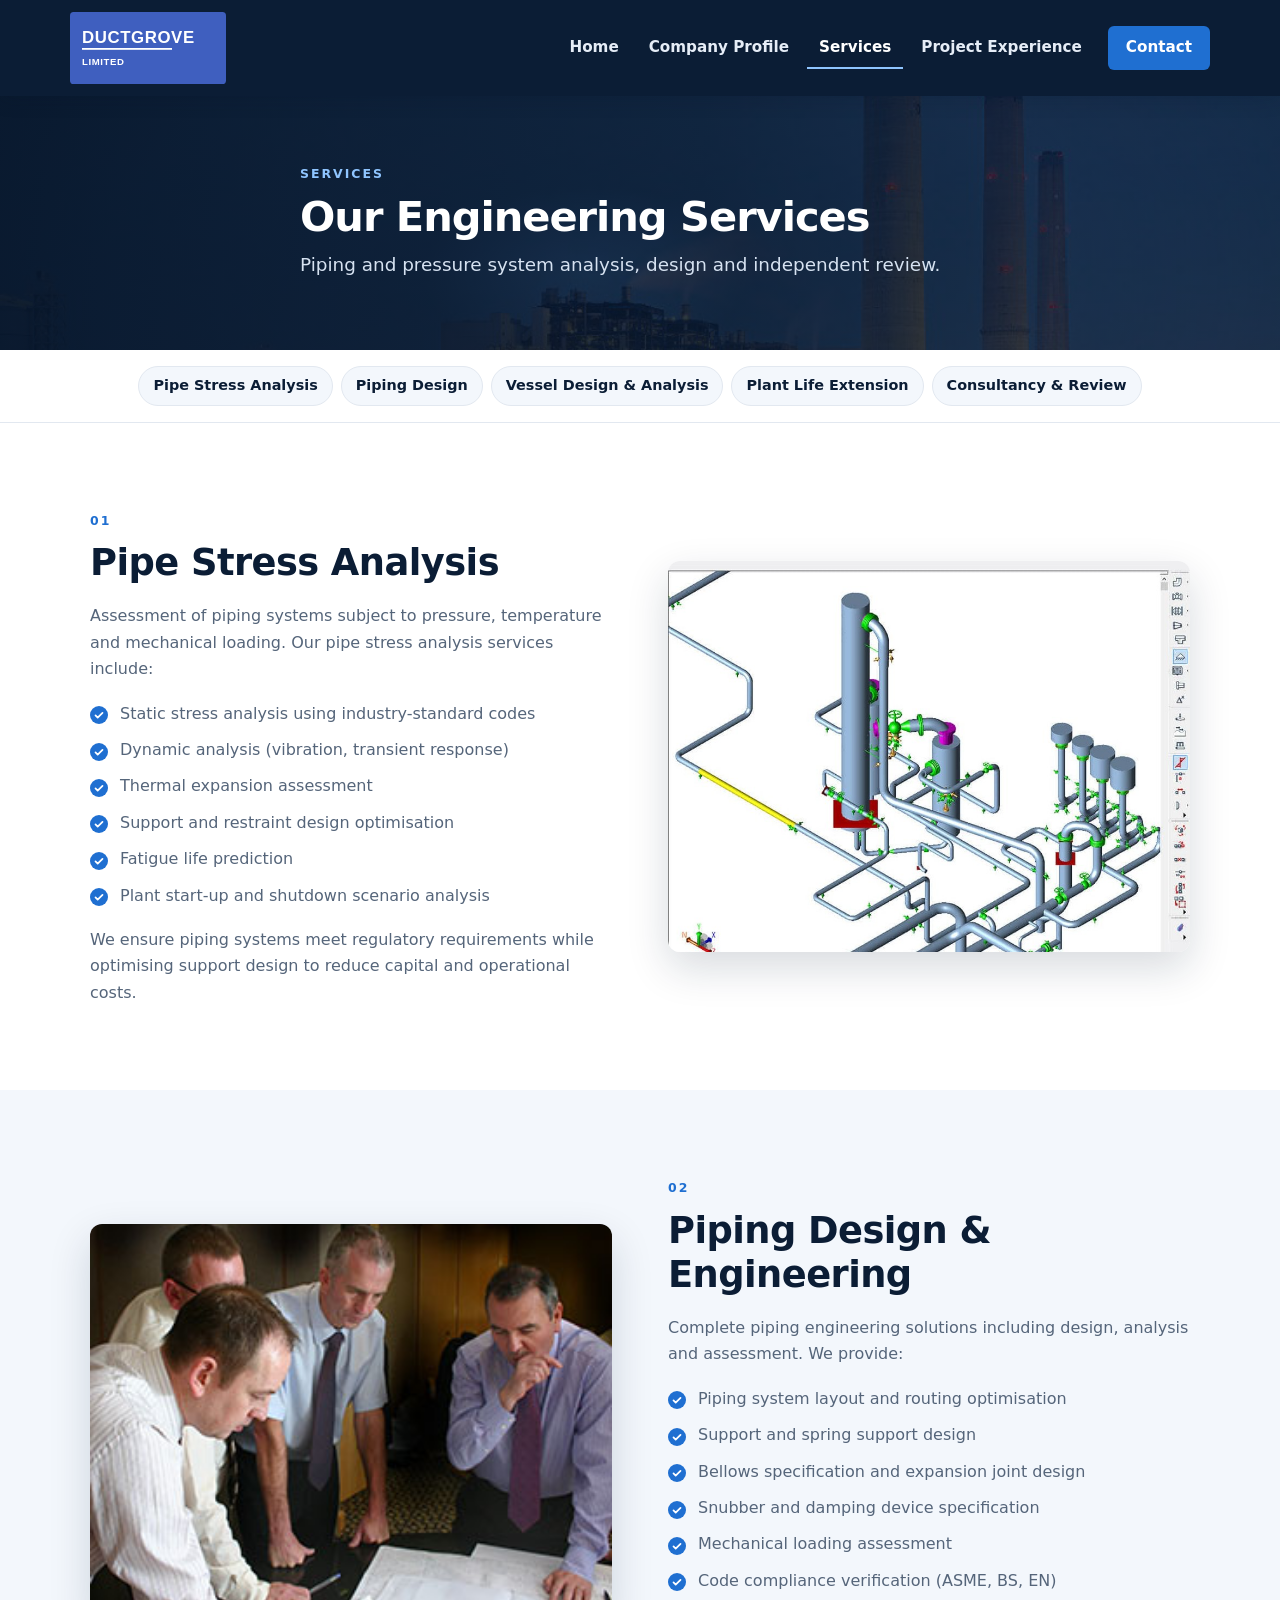
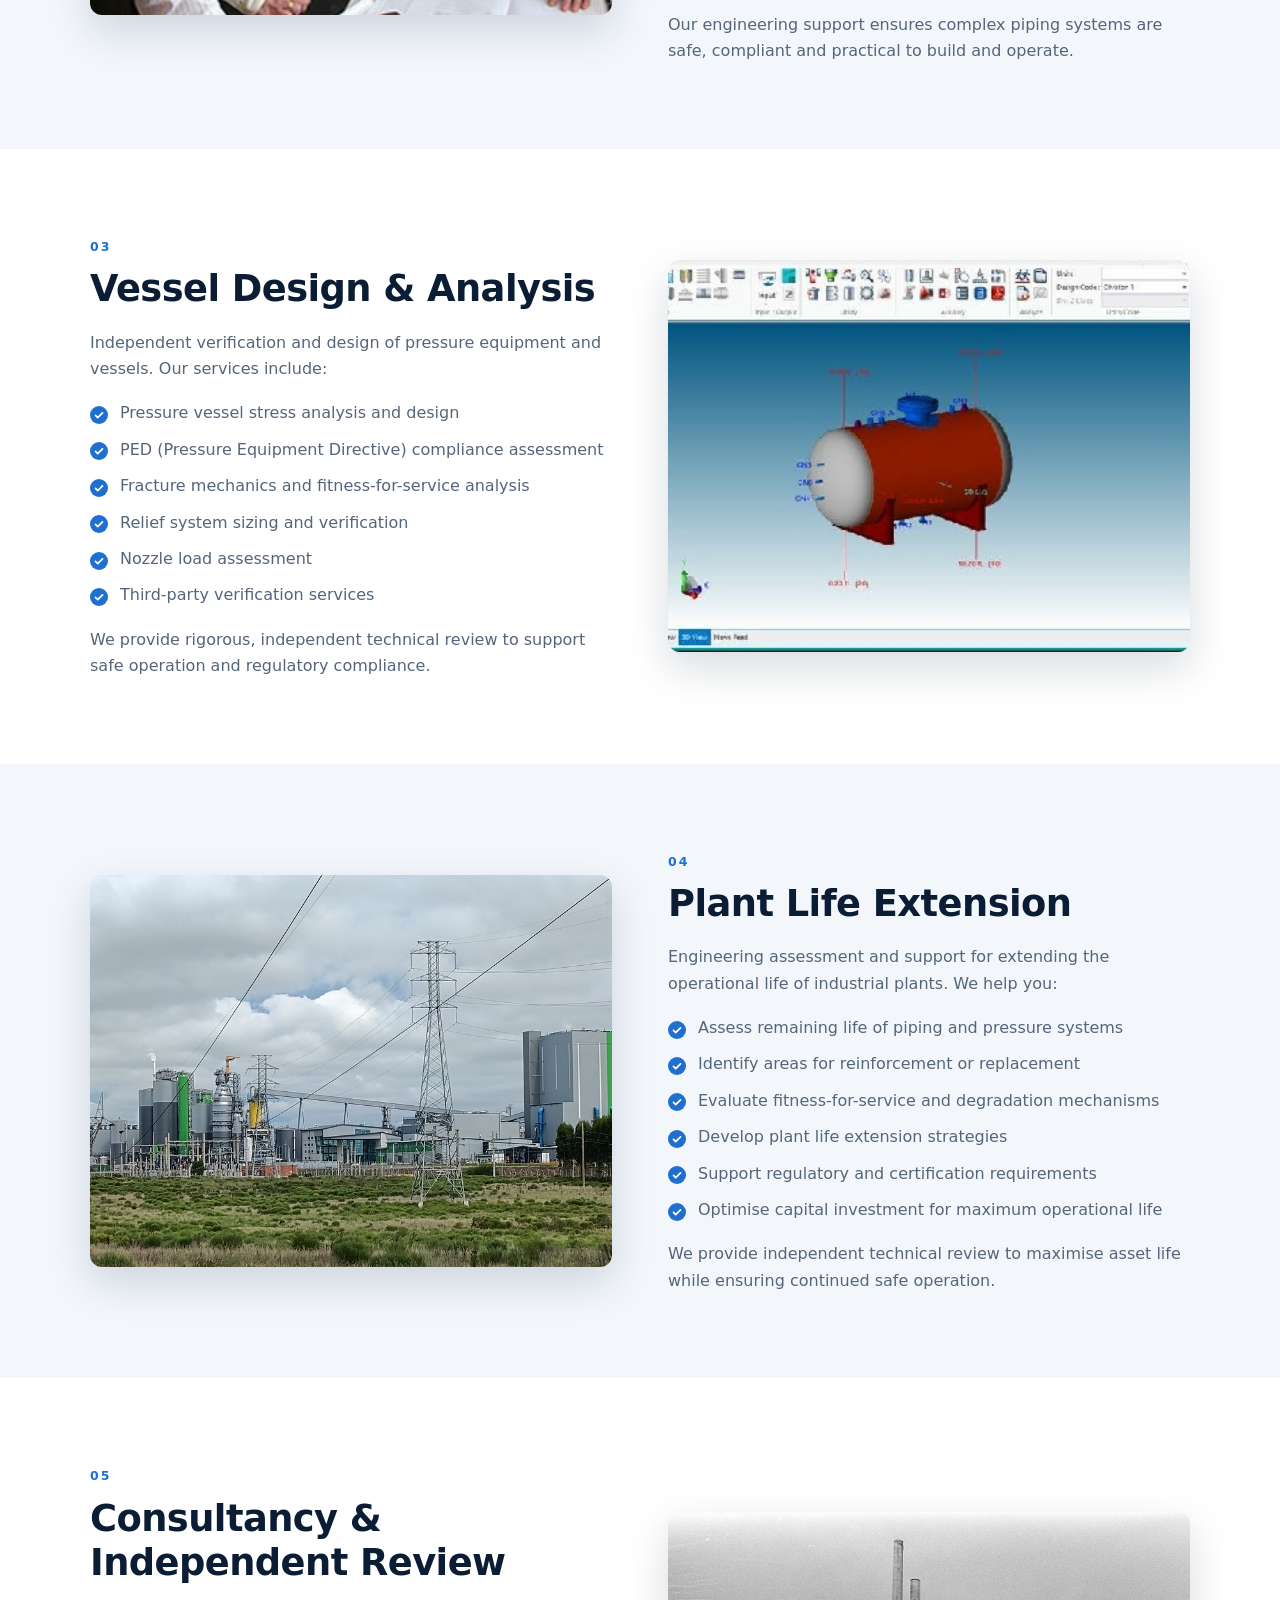
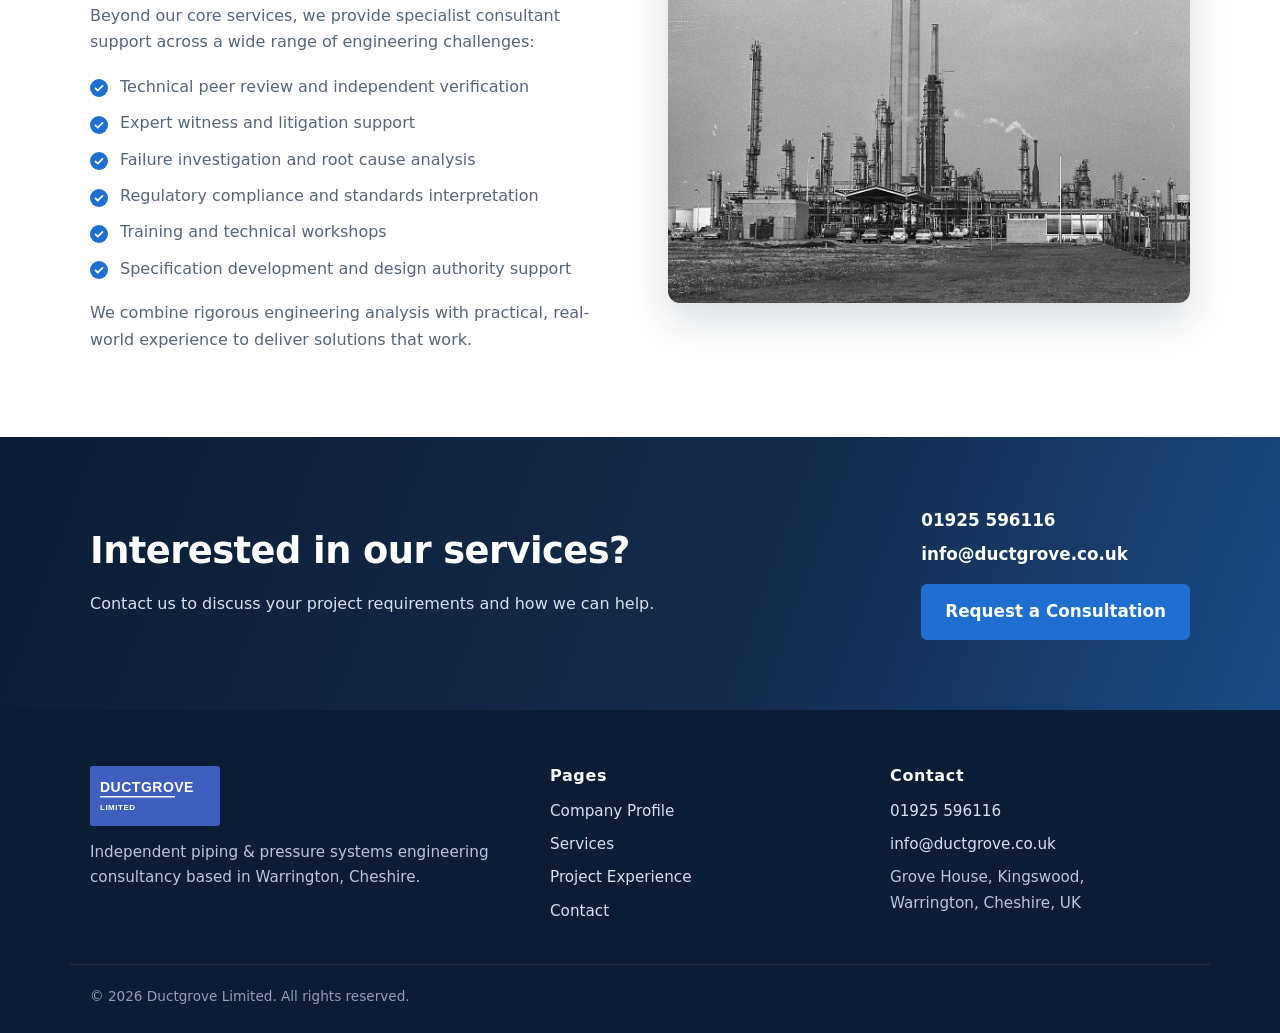
<file: services-detail.html>
<!DOCTYPE html>
<html lang="en-GB" class="no-js">
<head>
    <meta charset="UTF-8">
    <meta name="viewport" content="width=device-width, initial-scale=1.0">
    <title>Engineering Services | Pipe Stress Analysis, Vessel Design &amp; Plant Life Extension | Ductgrove Ltd</title>
    <meta name="description" content="Ductgrove's engineering services: pipe stress analysis, pressure vessel design and analysis, piping design, plant life extension and independent consultancy.">
    <meta property="og:title" content="Engineering Services | Ductgrove Ltd">
    <meta property="og:description" content="Pipe stress analysis, pressure vessel design, piping engineering and plant life extension.">
    <meta property="og:image" content="images/stock-pipeline-stress.jpg">
    <meta name="theme-color" content="#0b1d35">
    <link rel="icon" href="images/favicon.svg" type="image/svg+xml">
    <link rel="stylesheet" href="styles.css">
    <script src="script.js" defer></script>
</head>
<body>
<a class="skip-link" href="#main">Skip to content</a>

<header class="site-header">
    <div class="container header-flex">
        <a class="logo" href="index.html"><img src="images/ductgrove-logo.svg" alt="Ductgrove Limited — home" width="156" height="72"></a>
        <button class="nav-toggle" type="button" aria-expanded="false" aria-controls="site-nav" aria-label="Menu"><span></span></button>
        <nav class="site-nav" id="site-nav" aria-label="Main">
            <ul class="nav-links">
                <li><a href="index.html">Home</a></li>
                <li><a href="company-profile.html">Company Profile</a></li>
                <li><a href="services-detail.html" aria-current="page">Services</a></li>
                <li><a href="project-experience.html">Project Experience</a></li>
                <li><a href="contact.html" class="nav-cta">Contact</a></li>
            </ul>
        </nav>
    </div>
</header>

<main id="main">

<section class="hero hero-small">
    <div class="hero-overlay">
        <div class="container hero-content">
            <span class="eyebrow">Services</span>
            <h1>Our Engineering Services</h1>
            <p>Piping and pressure system analysis, design and independent review.</p>
        </div>
    </div>
</section>

<nav class="jump-nav" aria-label="Services on this page">
    <div class="container">
        <ul>
            <li><a href="#pipe-stress">Pipe Stress Analysis</a></li>
            <li><a href="#piping">Piping Design</a></li>
            <li><a href="#vessels">Vessel Design &amp; Analysis</a></li>
            <li><a href="#plant-life">Plant Life Extension</a></li>
            <li><a href="#consultancy">Consultancy &amp; Review</a></li>
        </ul>
    </div>
</nav>

<section id="pipe-stress" class="section service-block">
    <div class="container split">
        <div>
            <span class="eyebrow">01</span>
            <h2>Pipe Stress Analysis</h2>
            <p>Assessment of piping systems subject to pressure, temperature and mechanical loading. Our pipe stress analysis services include:</p>
            <ul class="ticks">
                <li>Static stress analysis using industry-standard codes</li>
                <li>Dynamic analysis (vibration, transient response)</li>
                <li>Thermal expansion assessment</li>
                <li>Support and restraint design optimisation</li>
                <li>Fatigue life prediction</li>
                <li>Plant start-up and shutdown scenario analysis</li>
            </ul>
            <p>We ensure piping systems meet regulatory requirements while optimising support design to reduce capital and operational costs.</p>
        </div>
        <figure class="split-media">
            <img src="images/caesar-ii-piping-model.jpg" alt="3D piping model in CAESAR II pipe stress analysis software" loading="lazy" width="958" height="815">
        </figure>
    </div>
</section>

<section id="piping" class="section section-alt service-block">
    <div class="container split reverse">
        <div>
            <span class="eyebrow">02</span>
            <h2>Piping Design &amp; Engineering</h2>
            <p>Complete piping engineering solutions including design, analysis and assessment. We provide:</p>
            <ul class="ticks">
                <li>Piping system layout and routing optimisation</li>
                <li>Support and spring support design</li>
                <li>Bellows specification and expansion joint design</li>
                <li>Snubber and damping device specification</li>
                <li>Mechanical loading assessment</li>
                <li>Code compliance verification (ASME, BS, EN)</li>
            </ul>
            <p>Our engineering support ensures complex piping systems are safe, compliant and practical to build and operate.</p>
        </div>
        <figure class="split-media">
            <img src="images/wp6f062f10_05_06.jpg" alt="Engineers reviewing a piping drawing together" loading="lazy" width="300" height="238">
        </figure>
    </div>
</section>

<section id="vessels" class="section service-block">
    <div class="container split">
        <div>
            <span class="eyebrow">03</span>
            <h2>Vessel Design &amp; Analysis</h2>
            <p>Independent verification and design of pressure equipment and vessels. Our services include:</p>
            <ul class="ticks">
                <li>Pressure vessel stress analysis and design</li>
                <li>PED (Pressure Equipment Directive) compliance assessment</li>
                <li>Fracture mechanics and fitness-for-service analysis</li>
                <li>Relief system sizing and verification</li>
                <li>Nozzle load assessment</li>
                <li>Third-party verification services</li>
            </ul>
            <p>We provide rigorous, independent technical review to support safe operation and regulatory compliance.</p>
        </div>
        <figure class="split-media">
            <img src="images/wpdc66653f_05_06.jpg" alt="3D model of a horizontal pressure vessel in design software" loading="lazy" width="424" height="289">
        </figure>
    </div>
</section>

<section id="plant-life" class="section section-alt service-block">
    <div class="container split reverse">
        <div>
            <span class="eyebrow">04</span>
            <h2>Plant Life Extension</h2>
            <p>Engineering assessment and support for extending the operational life of industrial plants. We help you:</p>
            <ul class="ticks">
                <li>Assess remaining life of piping and pressure systems</li>
                <li>Identify areas for reinforcement or replacement</li>
                <li>Evaluate fitness-for-service and degradation mechanisms</li>
                <li>Develop plant life extension strategies</li>
                <li>Support regulatory and certification requirements</li>
                <li>Optimise capital investment for maximum operational life</li>
            </ul>
            <p>We provide independent technical review to maximise asset life while ensuring continued safe operation.</p>
        </div>
        <figure class="split-media">
            <img src="images/stock-plant-life.jpg" alt="Industrial plant beside open fields" loading="lazy" width="1280" height="613">
        </figure>
    </div>
</section>

<section id="consultancy" class="section service-block">
    <div class="container split">
        <div>
            <span class="eyebrow">05</span>
            <h2>Consultancy &amp; Independent Review</h2>
            <p>Beyond our core services, we provide specialist consultant support across a wide range of engineering challenges:</p>
            <ul class="ticks">
                <li>Technical peer review and independent verification</li>
                <li>Expert witness and litigation support</li>
                <li>Failure investigation and root cause analysis</li>
                <li>Regulatory compliance and standards interpretation</li>
                <li>Training and technical workshops</li>
                <li>Specification development and design authority support</li>
            </ul>
            <p>We combine rigorous engineering analysis with practical, real-world experience to deliver solutions that work.</p>
        </div>
        <figure class="split-media">
            <img src="images/stock-failure-investigation.jpg" alt="Industrial process plant" loading="lazy" width="1280" height="852">
        </figure>
    </div>
</section>

<section class="cta-band">
    <div class="container cta-flex">
        <div>
            <h2>Interested in our services?</h2>
            <p>Contact us to discuss your project requirements and how we can help.</p>
        </div>
        <div class="cta-contacts">
            <a href="tel:+441925596116">01925 596116</a>
            <a href="mailto:info@ductgrove.co.uk">info@ductgrove.co.uk</a>
            <a href="contact.html" class="btn" style="margin-top:10px">Request a Consultation</a>
        </div>
    </div>
</section>

</main>

<footer class="site-footer">
    <div class="container footer-grid">
        <div>
            <img class="footer-logo" src="images/ductgrove-logo.svg" alt="Ductgrove Limited" width="130" height="60">
            <p>Independent piping &amp; pressure systems engineering consultancy based in Warrington, Cheshire.</p>
        </div>
        <div>
            <h2>Pages</h2>
            <ul>
                <li><a href="company-profile.html">Company Profile</a></li>
                <li><a href="services-detail.html">Services</a></li>
                <li><a href="project-experience.html">Project Experience</a></li>
                <li><a href="contact.html">Contact</a></li>
            </ul>
        </div>
        <div>
            <h2>Contact</h2>
            <ul>
                <li><a href="tel:+441925596116">01925 596116</a></li>
                <li><a href="mailto:info@ductgrove.co.uk">info@ductgrove.co.uk</a></li>
                <li>Grove House, Kingswood,<br>Warrington, Cheshire, UK</li>
            </ul>
        </div>
    </div>
    <div class="container footer-bottom">© <span id="year">2026</span> Ductgrove Limited. All rights reserved.</div>
</footer>

</body>
</html>
</file>
<file: styles.css>
/* =========================================================
   Ductgrove Limited — site stylesheet
   ========================================================= */

:root {
    --navy: #0b1d35;
    --navy-2: #132b4b;
    --blue: #1f6fd1;
    --blue-dark: #1758a8;
    --blue-light: #8fc5ff;
    --ink: #17283d;
    --muted: #55657a;
    --line: #e2e8f0;
    --bg-alt: #f3f7fc;
    --white: #fff;
    --radius: 10px;
    --shadow: 0 8px 26px rgba(12, 34, 58, .07);
    --shadow-hover: 0 14px 36px rgba(12, 34, 58, .14);
    --font: "Segoe UI", system-ui, -apple-system, Roboto, "Helvetica Neue", Arial, sans-serif;
}

*, *::before, *::after { box-sizing: border-box; }
* { margin: 0; padding: 0; }

html { scroll-behavior: smooth; scroll-padding-top: 110px; }

body {
    font-family: var(--font);
    color: var(--ink);
    background: var(--white);
    line-height: 1.65;
    -webkit-font-smoothing: antialiased;
}

img { max-width: 100%; height: auto; display: block; }
a { color: var(--blue); }
a:hover { color: var(--blue-dark); }

:focus-visible { outline: 3px solid var(--blue-light); outline-offset: 2px; }

.skip-link {
    position: absolute; left: 12px; top: -60px; z-index: 100;
    background: var(--white); color: var(--navy); padding: 10px 16px; border-radius: 6px; font-weight: 700;
}
.skip-link:focus { top: 12px; }

.container { max-width: 1140px; margin: 0 auto; padding: 0 20px; }
.narrow { max-width: 820px; margin-left: auto; margin-right: auto; }
.center { text-align: center; }

/* ---------- Typography ---------- */

h1, h2, h3, h4 { color: var(--navy); line-height: 1.2; letter-spacing: -.015em; }
h2 { font-size: clamp(1.7rem, 3vw, 2.3rem); margin-bottom: 18px; }
h3 { font-size: 1.15rem; margin-bottom: 10px; }
p + p { margin-top: 14px; }

.eyebrow {
    display: inline-block;
    color: var(--blue);
    font-size: .78rem;
    letter-spacing: .16em;
    font-weight: 800;
    text-transform: uppercase;
    margin-bottom: 10px;
}

.lead { font-size: 1.12rem; color: var(--muted); }

.section-head { max-width: 760px; margin: 0 auto 44px; text-align: center; }
.section-head p { color: var(--muted); font-size: 1.05rem; }

/* ---------- Buttons ---------- */

.btn {
    display: inline-flex; align-items: center; justify-content: center; gap: 8px;
    background: var(--blue);
    color: var(--white);
    padding: 12px 22px;
    border: 2px solid var(--blue);
    border-radius: 6px;
    font: inherit;
    font-weight: 700;
    text-decoration: none;
    cursor: pointer;
    transition: transform .2s ease, background .2s ease, border-color .2s ease, color .2s ease;
}
.btn:hover { background: var(--blue-dark); border-color: var(--blue-dark); color: var(--white); transform: translateY(-1px); }
.btn-outline { background: transparent; border-color: rgba(255, 255, 255, .7); }
.btn-outline:hover { background: var(--white); border-color: var(--white); color: var(--navy); }
.btn-row { display: flex; flex-wrap: wrap; gap: 14px; margin-top: 28px; }
.center .btn-row { justify-content: center; }

.text-link { font-weight: 700; text-decoration: none; }
.text-link::after { content: " →"; transition: margin .2s ease; }
.text-link:hover::after { margin-left: 4px; }

/* ---------- Header ---------- */

.site-header {
    position: sticky; top: 0; z-index: 50;
    background: var(--navy);
    box-shadow: 0 3px 18px rgba(5, 20, 40, .18);
}
.header-flex { display: flex; justify-content: space-between; align-items: center; gap: 24px; padding: 12px 0; }
.logo img { height: 72px; width: auto; }

.nav-links { list-style: none; display: flex; align-items: center; gap: 6px; }
.nav-links a {
    display: block;
    color: #e6edf7;
    text-decoration: none;
    padding: 8px 12px;
    border-radius: 6px;
    font-weight: 600;
    font-size: .95rem;
    transition: color .2s ease, background .2s ease;
}
.nav-links a:hover { color: var(--white); background: rgba(255, 255, 255, .08); }
.nav-links a[aria-current="page"] { color: var(--white); box-shadow: inset 0 -2px 0 var(--blue-light); border-radius: 0; }
.nav-links .nav-cta { background: var(--blue); color: var(--white); margin-left: 8px; padding: 9px 18px; }
.nav-links .nav-cta:hover { background: var(--blue-dark); }
.nav-links .nav-cta[aria-current="page"] { box-shadow: none; border-radius: 6px; }

.nav-toggle {
    display: none;
    background: none; border: 1px solid rgba(255, 255, 255, .35); border-radius: 6px;
    width: 44px; height: 44px; cursor: pointer; color: var(--white);
}
.nav-toggle span, .nav-toggle span::before, .nav-toggle span::after {
    display: block; width: 20px; height: 2px; background: currentColor; margin: 0 auto; position: relative;
    transition: transform .2s ease, background .2s ease;
}
.nav-toggle span::before, .nav-toggle span::after { content: ""; position: absolute; left: 0; }
.nav-toggle span::before { top: -6px; }
.nav-toggle span::after { top: 6px; }
.nav-open .nav-toggle span { background: transparent; }
.nav-open .nav-toggle span::before { transform: translateY(6px) rotate(45deg); }
.nav-open .nav-toggle span::after { transform: translateY(-6px) rotate(-45deg); }

/* ---------- Hero ---------- */

.hero {
    background: var(--navy) url("images/wpbb27410a_06.png") center / cover no-repeat;
    color: var(--white);
}
.hero-overlay {
    background: linear-gradient(90deg, rgba(7, 22, 42, .92) 0%, rgba(7, 22, 42, .75) 55%, rgba(7, 22, 42, .45) 100%);
    padding: 110px 0 120px;
}
.hero-content { max-width: 720px; }
.hero h1 { color: var(--white); font-size: clamp(2.1rem, 5vw, 3.2rem); line-height: 1.08; letter-spacing: -.025em; margin-bottom: 20px; }
.hero p { font-size: 1.15rem; color: #d6e2f1; }
.hero .eyebrow { color: var(--blue-light); }

/* Homepage header carousel */
.hero-carousel { position: relative; overflow: hidden; background-image: none; }
.hero-carousel .hero-overlay { position: relative; z-index: 1; }
.hero-slides { position: absolute; inset: 0; }
.hero-slide {
    position: absolute; inset: 0;
    background: center / cover no-repeat;
    opacity: 0;
    transform: scale(1.04);
    transition: opacity 1.6s ease, transform 8s ease-out;
}
.hero-slide.is-active { opacity: 1; transform: scale(1); }
.hero-dots { position: absolute; z-index: 2; right: 20px; bottom: 18px; display: flex; gap: 8px; }
.hero-dots button {
    width: 10px; height: 10px; padding: 0; border-radius: 50%; cursor: pointer;
    border: 1px solid rgba(255, 255, 255, .8); background: transparent;
    transition: background .2s ease, transform .2s ease;
}
.hero-dots button:hover { transform: scale(1.2); }
.hero-dots button[aria-current="true"] { background: var(--white); }
.no-js .hero-dots { display: none; }

.hero-small .hero-overlay { padding: 64px 0 70px; }
.hero-small h1 { font-size: clamp(1.9rem, 4vw, 2.6rem); margin-bottom: 10px; }

/* Capability strip under hero */
.strip { background: var(--navy-2); color: #d6e2f1; }
.strip ul {
    list-style: none;
    display: grid; grid-template-columns: repeat(4, 1fr); gap: 0;
}
.strip li { padding: 22px 20px; border-left: 1px solid rgba(255, 255, 255, .1); font-size: .95rem; }
.strip li:first-child { border-left: 0; }
.strip strong { display: block; color: var(--white); font-size: 1.02rem; }

/* ---------- Sections ---------- */

.section { padding: 84px 0; }
.section-alt { background: var(--bg-alt); }

/* ---------- Cards ---------- */

.card-grid { display: grid; grid-template-columns: repeat(auto-fit, minmax(290px, 1fr)); gap: 28px; }

.card {
    display: flex; flex-direction: column;
    background: var(--white);
    border: 1px solid var(--line);
    border-radius: var(--radius);
    overflow: hidden;
    box-shadow: var(--shadow);
    transition: box-shadow .25s ease, transform .25s ease;
}
.card:hover { box-shadow: var(--shadow-hover); transform: translateY(-3px); }
.card img { width: 100%; height: 200px; object-fit: cover; background: #e8eef5; }
.card-body { padding: 22px 22px 24px; display: flex; flex-direction: column; flex: 1; }
.card-body p { color: var(--muted); font-size: .97rem; }
.card-body .text-link { margin-top: auto; padding-top: 16px; }
.card-tag { font-size: .82rem; color: var(--blue); font-weight: 700; margin-top: auto; padding-top: 14px; }

/* Plain feature tiles (icons) */
.tile {
    background: var(--white);
    border: 1px solid var(--line);
    border-radius: var(--radius);
    padding: 26px;
    box-shadow: var(--shadow);
}
.tile img { width: 52px; height: 52px; object-fit: contain; margin-bottom: 14px; }
.tile h3 { color: var(--blue); }
.tile p { color: var(--muted); font-size: .96rem; }

/* ---------- Split (text + image) ---------- */

.split { display: grid; grid-template-columns: 1fr 1fr; gap: 56px; align-items: center; }
.split-media img { width: 100%; border-radius: 12px; box-shadow: 0 16px 42px rgba(10, 31, 54, .16); }
.split-media figcaption { color: #6a7786; font-size: .82rem; margin-top: 10px; }
.split p { color: var(--muted); }
.split.reverse .split-media { order: -1; }

/* Numbered approach steps */
.steps { list-style: none; counter-reset: step; margin-top: 26px; display: grid; gap: 18px; }
.steps li { counter-increment: step; position: relative; padding-left: 56px; }
.steps li::before {
    content: counter(step);
    position: absolute; left: 0; top: 0;
    width: 38px; height: 38px; border-radius: 50%;
    background: var(--blue); color: var(--white); font-weight: 800;
    display: grid; place-items: center;
}
.steps strong { display: block; color: var(--navy); }

/* Tick list */
.ticks { list-style: none; margin: 18px 0; display: grid; gap: 10px; }
.ticks li { position: relative; padding-left: 30px; color: var(--muted); }
.ticks li::before {
    content: ""; position: absolute; left: 0; top: .35em;
    width: 18px; height: 18px; border-radius: 50%;
    background: var(--blue) url("data:image/svg+xml,%3Csvg xmlns='http://www.w3.org/2000/svg' viewBox='0 0 16 16'%3E%3Cpath d='M4 8.5l2.5 2.5L12 5.5' fill='none' stroke='white' stroke-width='2' stroke-linecap='round' stroke-linejoin='round'/%3E%3C/svg%3E") center / 14px no-repeat;
}
.ticks strong { color: var(--ink); }
.ticks.two-col { grid-template-columns: 1fr 1fr; gap: 10px 30px; }

/* ---------- Services page ---------- */

.jump-nav { background: var(--white); border-bottom: 1px solid var(--line); }
.jump-nav ul { list-style: none; display: flex; flex-wrap: wrap; gap: 8px; padding: 16px 0; justify-content: center; }
.jump-nav a {
    display: block; padding: 7px 14px; border-radius: 999px; border: 1px solid var(--line);
    text-decoration: none; color: var(--navy); font-weight: 600; font-size: .9rem; background: var(--bg-alt);
}
.jump-nav a:hover { border-color: var(--blue); color: var(--blue); }

.service-block .split-media img { aspect-ratio: 4 / 3; object-fit: cover; }

/* ---------- Video ---------- */

.video-container {
    position: relative; max-width: 820px; margin: 0 auto;
    aspect-ratio: 16 / 9; border-radius: 12px; overflow: hidden;
    box-shadow: 0 16px 42px rgba(10, 31, 54, .18); background: #000;
}
.video-container iframe { position: absolute; inset: 0; width: 100%; height: 100%; border: 0; }

/* ---------- Sectors ---------- */

.sector-grid { display: grid; grid-template-columns: repeat(auto-fit, minmax(170px, 1fr)); gap: 18px; }
.sector-card {
    background: var(--white); border: 1px solid var(--line); border-radius: var(--radius);
    padding: 22px 16px; text-align: center; display: grid; justify-items: center; gap: 10px;
    font-weight: 700; color: var(--navy);
}
.sector-card img { width: 42px; height: 42px; object-fit: contain; }

/* ---------- CTA band ---------- */

.cta-band { background: linear-gradient(110deg, var(--navy) 0%, var(--navy-2) 60%, #1b4a85 100%); color: #d6e2f1; padding: 70px 0; }
.cta-band h2 { color: var(--white); }
.cta-flex { display: flex; justify-content: space-between; align-items: center; gap: 40px; flex-wrap: wrap; }
.cta-flex > div:first-child { max-width: 620px; }
.cta-contacts { display: grid; gap: 6px; font-size: 1.05rem; }
.cta-contacts a { color: var(--white); font-weight: 700; text-decoration: none; }
.cta-contacts a:hover { color: var(--blue-light); }

/* ---------- Contact page ---------- */

.contact-grid { display: grid; grid-template-columns: .9fr 1.1fr; gap: 48px; align-items: start; }
.contact-list { list-style: none; display: grid; gap: 22px; margin-top: 24px; }
.contact-list li { display: grid; grid-template-columns: 44px 1fr; gap: 14px; align-items: start; }
.contact-icon {
    width: 44px; height: 44px; border-radius: 10px; background: #e5f0fd; color: var(--blue);
    display: grid; place-items: center;
}
.contact-icon svg { width: 22px; height: 22px; }
.contact-list strong { display: block; color: var(--navy); }
.contact-list a { font-weight: 600; text-decoration: none; font-size: 1.05rem; }
.contact-list small { display: block; color: var(--muted); font-size: .88rem; }

.form-card { background: var(--bg-alt); border: 1px solid var(--line); border-radius: 12px; padding: 32px; }
.form-card h2 { font-size: 1.5rem; }
.form-grid { display: grid; grid-template-columns: 1fr 1fr; gap: 16px; margin-top: 18px; }
.form-grid .full { grid-column: 1 / -1; }
.field label { display: block; margin-bottom: 6px; font-weight: 700; font-size: .92rem; color: var(--navy); }
.field input, .field select, .field textarea {
    width: 100%; padding: 11px 12px; font: inherit; color: var(--ink);
    border: 1px solid #cbd5e1; border-radius: 6px; background: var(--white);
}
.field input:focus, .field select:focus, .field textarea:focus { outline: none; border-color: var(--blue); box-shadow: 0 0 0 3px rgba(31, 111, 209, .18); }
.field textarea { min-height: 140px; resize: vertical; }
.form-note { font-size: .84rem; color: #687789; margin-top: 12px; }

/* ---------- Footer ---------- */

.site-footer { background: var(--navy); color: #b9c7d9; padding: 56px 0 26px; font-size: .95rem; }
.footer-grid { display: grid; grid-template-columns: 1.4fr 1fr 1fr; gap: 40px; }
.site-footer h2 { color: var(--white); font-size: 1rem; letter-spacing: .04em; margin-bottom: 14px; }
.site-footer ul { list-style: none; display: grid; gap: 8px; }
.site-footer a { color: #d6e2f1; text-decoration: none; }
.site-footer a:hover { color: var(--blue-light); }
.footer-logo { height: 60px; width: auto; margin-bottom: 14px; }
.footer-bottom { border-top: 1px solid rgba(255, 255, 255, .1); margin-top: 40px; padding-top: 20px; font-size: .85rem; color: #8ea0b7; }

a[href^="tel:"], a[href^="mailto:"] { overflow-wrap: anywhere; }

/* ---------- Responsive ---------- */

@media (max-width: 900px) {
    .nav-toggle { display: grid; place-items: center; }
    .site-nav {
        position: absolute; left: 0; right: 0; top: 100%;
        background: var(--navy); border-top: 1px solid rgba(255, 255, 255, .1);
        display: none; padding: 10px 20px 20px;
        box-shadow: 0 12px 24px rgba(5, 20, 40, .3);
    }
    .nav-open .site-nav { display: block; }
    .nav-links { flex-direction: column; align-items: stretch; gap: 2px; }
    .nav-links a { padding: 12px; }
    .nav-links a[aria-current="page"] { box-shadow: inset 3px 0 0 var(--blue-light); }
    .nav-links .nav-cta { margin: 10px 0 0; text-align: center; }
    .no-js .site-nav { position: static; display: block; box-shadow: none; }

    .split, .contact-grid { grid-template-columns: 1fr; gap: 32px; }
    .split.reverse .split-media { order: 0; }
    .strip ul { grid-template-columns: 1fr 1fr; }
    .strip li:nth-child(3) { border-left: 0; }
    .strip li:nth-child(n+3) { border-top: 1px solid rgba(255, 255, 255, .1); }
    .footer-grid { grid-template-columns: 1fr 1fr; }
    .footer-grid > div:first-child { grid-column: 1 / -1; }
}

@media (max-width: 560px) {
    .section { padding: 60px 0; }
    .hero-overlay { padding: 72px 0 80px; }
    .hero-small .hero-overlay { padding: 48px 0 52px; }
    .logo img { height: 56px; }
    .ticks.two-col, .form-grid { grid-template-columns: 1fr; }
    .form-card { padding: 22px; }
    .strip li { padding: 16px 14px; font-size: .88rem; }
    .footer-grid { grid-template-columns: 1fr; }
    .btn-row .btn { flex: 1 1 100%; }
}

@media (prefers-reduced-motion: reduce) {
    html { scroll-behavior: auto; }
    *, *::before, *::after { transition: none !important; }
}
</file>
